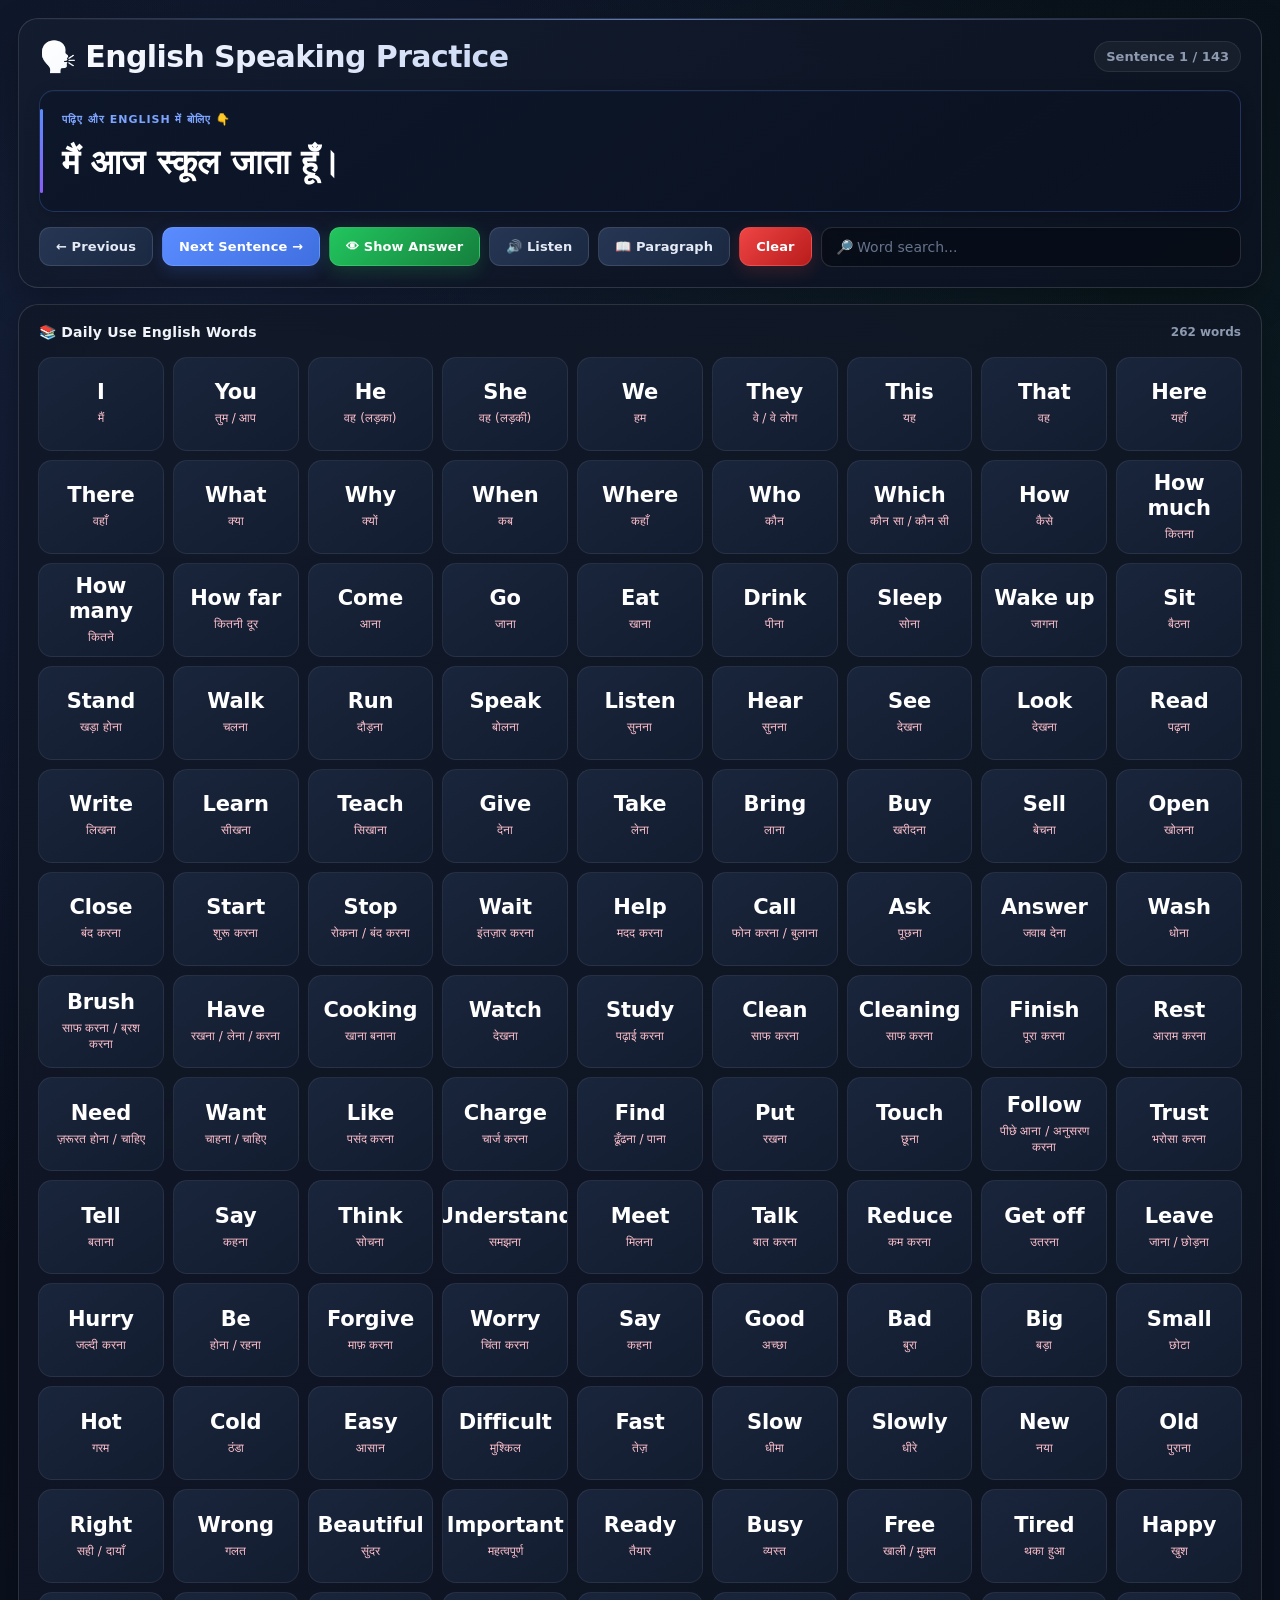
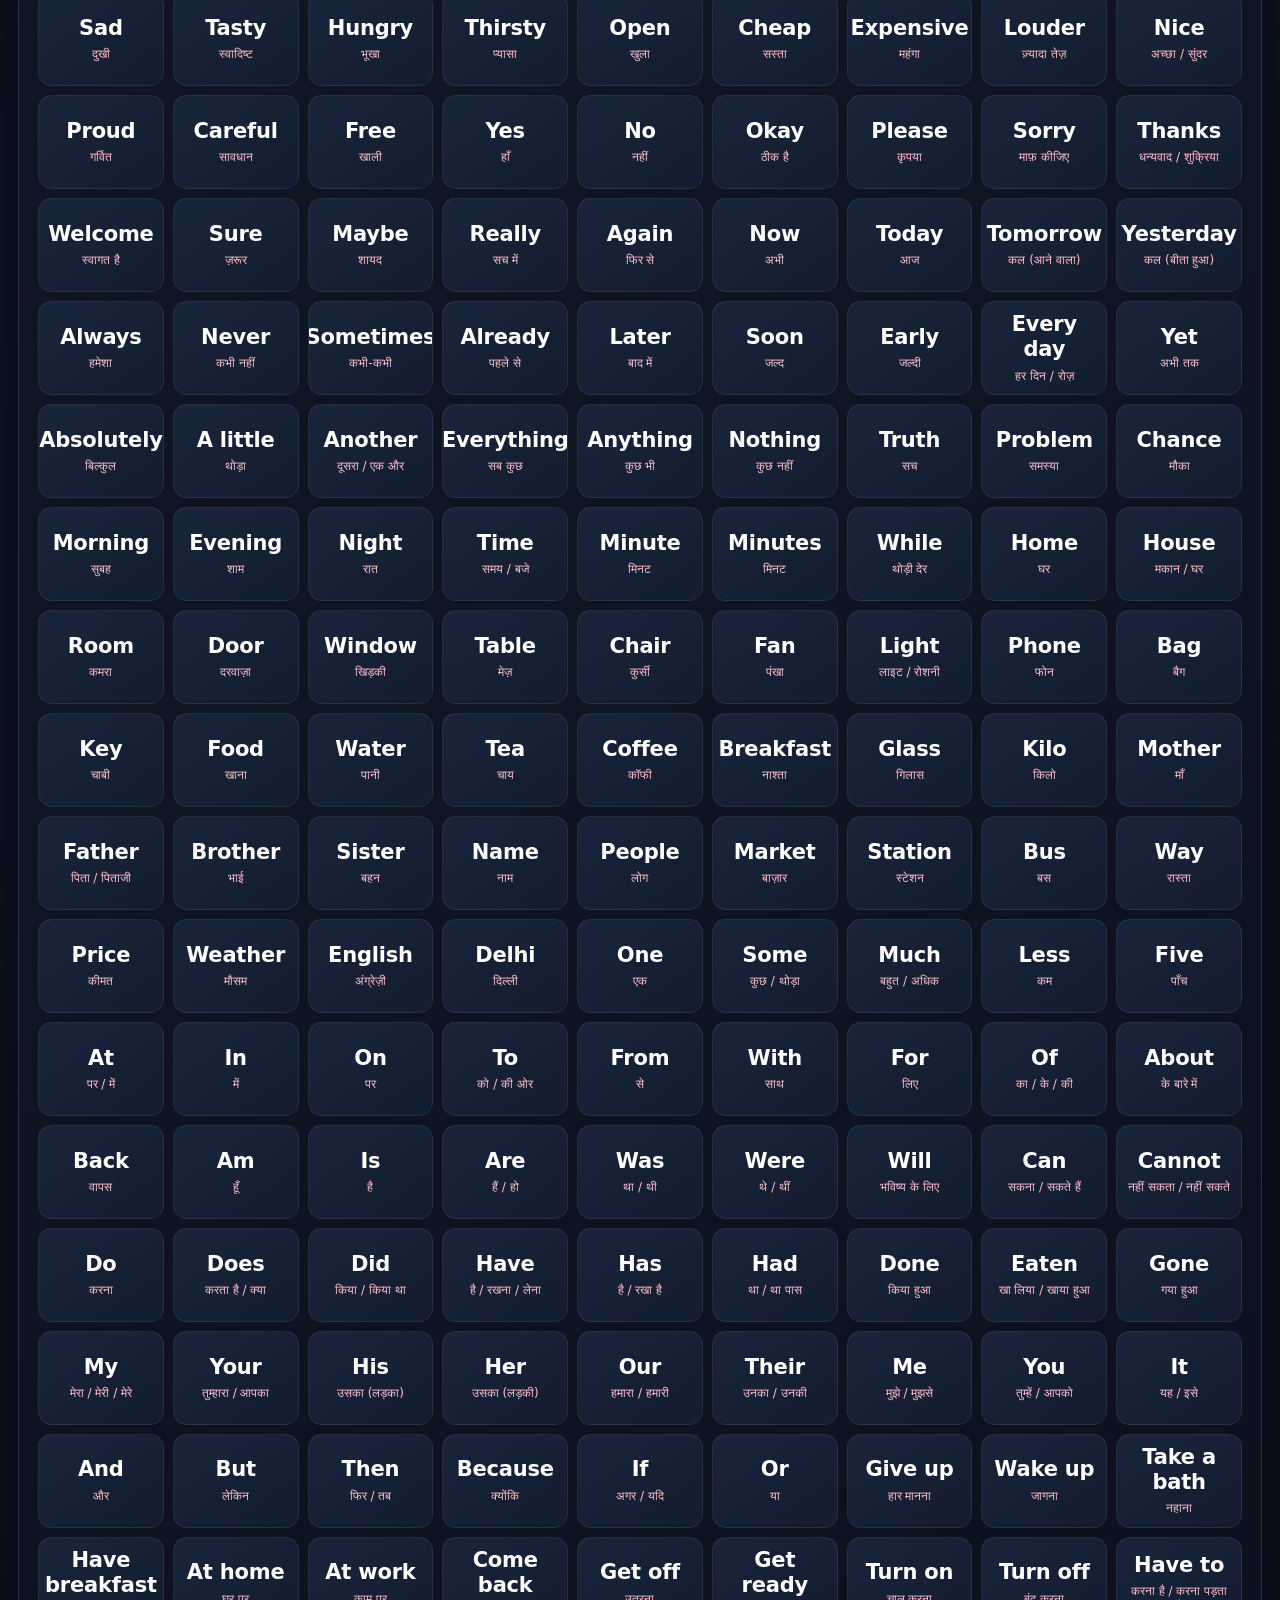
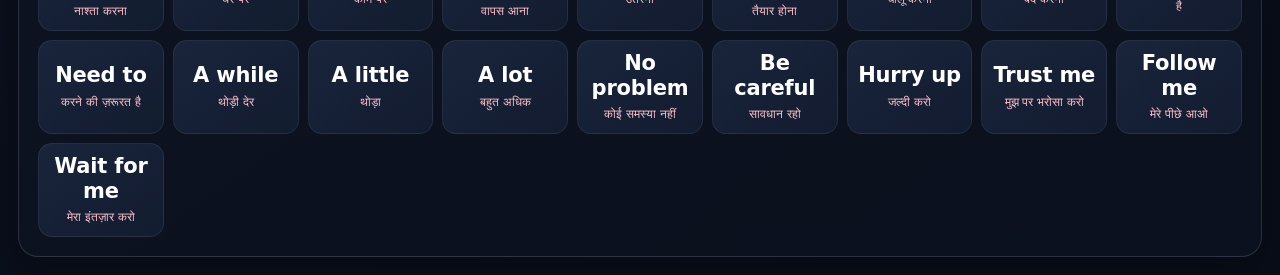
<file: Learn Eng/Normal Testt.html>
<!doctype html>
<html lang="hi">
  <head>
    <meta charset="UTF-8" />
    <meta name="viewport" content="width=device-width, initial-scale=1.0" />
    <title>English Speaking Practice</title>
    <link rel="stylesheet" href="style.css">
  </head>

  <body>
    <main class="app">
      <!-- =========================
         TOP SECTION
    ========================== -->

      <section class="top">
        <div class="title-row">
          <h1>🗣️ English Speaking Practice</h1>
          <div class="counter" id="counter">Sentence 1</div>
        </div>

        <div class="sentence-box">
          <div class="label">पढ़िए और English में बोलिए 👇</div>

          <div id="hindiSentence">मैं आज स्कूल जाता हूँ।</div>

          <div id="englishAnswer">I go to school today.</div>
        </div>

        <div class="controls">
          <button onclick="previousSentence()" class="secondary">
            ← Previous
          </button>

          <button onclick="nextSentence()">Next Sentence →</button>

          <button onclick="showAnswer()" class="green">👁 Show Answer</button>

          <button onclick="speakAnswer()" class="secondary">🔊 Listen</button>

          <button onclick="toggleParagraph()" class="secondary">
            📖 Paragraph
          </button>

          <button onclick="clearSelected()" class="red">Clear</button>

          <input
            id="search"
            type="search"
            placeholder="🔎 Word search..."
            oninput="searchWords()"
          />
        </div>
      </section>

      <!-- =========================
         WORD SECTION
    ========================== -->

      <section class="words-section">
        <div class="words-header">
          <strong> 📚 Daily Use English Words </strong>

          <span id="wordCount"> 0 words </span>
        </div>

        <div id="wordGrid"></div>
      </section>
    </main>

    <script>
      /*
      ==================================================
      JSON DATA
      ==================================================
      */

      const data = {
        daily_use_english_words: [
          { english: "I", hindi: "मैं" },
          { english: "You", hindi: "तुम / आप" },
          { english: "He", hindi: "वह (लड़का)" },
          { english: "She", hindi: "वह (लड़की)" },
          { english: "We", hindi: "हम" },
          { english: "They", hindi: "वे / वे लोग" },
          { english: "This", hindi: "यह" },
          { english: "That", hindi: "वह" },
          { english: "Here", hindi: "यहाँ" },
          { english: "There", hindi: "वहाँ" },

          { english: "What", hindi: "क्या" },
          { english: "Why", hindi: "क्यों" },
          { english: "When", hindi: "कब" },
          { english: "Where", hindi: "कहाँ" },
          { english: "Who", hindi: "कौन" },
          { english: "Which", hindi: "कौन सा / कौन सी" },
          { english: "How", hindi: "कैसे" },
          { english: "How much", hindi: "कितना" },
          { english: "How many", hindi: "कितने" },
          { english: "How far", hindi: "कितनी दूर" },

          { english: "Come", hindi: "आना" },
          { english: "Go", hindi: "जाना" },
          { english: "Eat", hindi: "खाना" },
          { english: "Drink", hindi: "पीना" },
          { english: "Sleep", hindi: "सोना" },
          { english: "Wake up", hindi: "जागना" },
          { english: "Sit", hindi: "बैठना" },
          { english: "Stand", hindi: "खड़ा होना" },
          { english: "Walk", hindi: "चलना" },
          { english: "Run", hindi: "दौड़ना" },
          { english: "Speak", hindi: "बोलना" },
          { english: "Listen", hindi: "सुनना" },
          { english: "Hear", hindi: "सुनना" },
          { english: "See", hindi: "देखना" },
          { english: "Look", hindi: "देखना" },
          { english: "Read", hindi: "पढ़ना" },
          { english: "Write", hindi: "लिखना" },
          { english: "Learn", hindi: "सीखना" },
          { english: "Teach", hindi: "सिखाना" },
          { english: "Give", hindi: "देना" },
          { english: "Take", hindi: "लेना" },
          { english: "Bring", hindi: "लाना" },
          { english: "Buy", hindi: "खरीदना" },
          { english: "Sell", hindi: "बेचना" },
          { english: "Open", hindi: "खोलना" },
          { english: "Close", hindi: "बंद करना" },
          { english: "Start", hindi: "शुरू करना" },
          { english: "Stop", hindi: "रोकना / बंद करना" },
          { english: "Wait", hindi: "इंतज़ार करना" },
          { english: "Help", hindi: "मदद करना" },
          { english: "Call", hindi: "फोन करना / बुलाना" },
          { english: "Ask", hindi: "पूछना" },
          { english: "Answer", hindi: "जवाब देना" },
          { english: "Wash", hindi: "धोना" },
          { english: "Brush", hindi: "साफ करना / ब्रश करना" },
          { english: "Have", hindi: "रखना / लेना / करना" },
          { english: "Cooking", hindi: "खाना बनाना" },
          { english: "Watch", hindi: "देखना" },
          { english: "Study", hindi: "पढ़ाई करना" },
          { english: "Clean", hindi: "साफ करना" },
          { english: "Cleaning", hindi: "साफ करना" },
          { english: "Finish", hindi: "पूरा करना" },
          { english: "Rest", hindi: "आराम करना" },
          { english: "Need", hindi: "ज़रूरत होना / चाहिए" },
          { english: "Want", hindi: "चाहना / चाहिए" },
          { english: "Like", hindi: "पसंद करना" },
          { english: "Charge", hindi: "चार्ज करना" },
          { english: "Find", hindi: "ढूँढना / पाना" },
          { english: "Put", hindi: "रखना" },
          { english: "Touch", hindi: "छूना" },
          { english: "Follow", hindi: "पीछे आना / अनुसरण करना" },
          { english: "Trust", hindi: "भरोसा करना" },
          { english: "Tell", hindi: "बताना" },
          { english: "Say", hindi: "कहना" },
          { english: "Think", hindi: "सोचना" },
          { english: "Understand", hindi: "समझना" },
          { english: "Meet", hindi: "मिलना" },
          { english: "Talk", hindi: "बात करना" },
          { english: "Reduce", hindi: "कम करना" },
          { english: "Get off", hindi: "उतरना" },
          { english: "Leave", hindi: "जाना / छोड़ना" },
          { english: "Hurry", hindi: "जल्दी करना" },
          { english: "Be", hindi: "होना / रहना" },
          { english: "Forgive", hindi: "माफ़ करना" },
          { english: "Worry", hindi: "चिंता करना" },
          { english: "Say", hindi: "कहना" },

          { english: "Good", hindi: "अच्छा" },
          { english: "Bad", hindi: "बुरा" },
          { english: "Big", hindi: "बड़ा" },
          { english: "Small", hindi: "छोटा" },
          { english: "Hot", hindi: "गरम" },
          { english: "Cold", hindi: "ठंडा" },
          { english: "Easy", hindi: "आसान" },
          { english: "Difficult", hindi: "मुश्किल" },
          { english: "Fast", hindi: "तेज़" },
          { english: "Slow", hindi: "धीमा" },
          { english: "Slowly", hindi: "धीरे" },
          { english: "New", hindi: "नया" },
          { english: "Old", hindi: "पुराना" },
          { english: "Right", hindi: "सही / दायाँ" },
          { english: "Wrong", hindi: "गलत" },
          { english: "Beautiful", hindi: "सुंदर" },
          { english: "Important", hindi: "महत्वपूर्ण" },
          { english: "Ready", hindi: "तैयार" },
          { english: "Busy", hindi: "व्यस्त" },
          { english: "Free", hindi: "खाली / मुक्त" },
          { english: "Tired", hindi: "थका हुआ" },
          { english: "Happy", hindi: "खुश" },
          { english: "Sad", hindi: "दुखी" },
          { english: "Tasty", hindi: "स्वादिष्ट" },
          { english: "Hungry", hindi: "भूखा" },
          { english: "Thirsty", hindi: "प्यासा" },
          { english: "Open", hindi: "खुला" },
          { english: "Cheap", hindi: "सस्ता" },
          { english: "Expensive", hindi: "महंगा" },
          { english: "Louder", hindi: "ज़्यादा तेज़" },
          { english: "Nice", hindi: "अच्छा / सुंदर" },
          { english: "Proud", hindi: "गर्वित" },
          { english: "Careful", hindi: "सावधान" },
          { english: "Free", hindi: "खाली" },

          { english: "Yes", hindi: "हाँ" },
          { english: "No", hindi: "नहीं" },
          { english: "Okay", hindi: "ठीक है" },
          { english: "Please", hindi: "कृपया" },
          { english: "Sorry", hindi: "माफ़ कीजिए" },
          { english: "Thanks", hindi: "धन्यवाद / शुक्रिया" },
          { english: "Welcome", hindi: "स्वागत है" },
          { english: "Sure", hindi: "ज़रूर" },
          { english: "Maybe", hindi: "शायद" },
          { english: "Really", hindi: "सच में" },
          { english: "Again", hindi: "फिर से" },
          { english: "Now", hindi: "अभी" },
          { english: "Today", hindi: "आज" },
          { english: "Tomorrow", hindi: "कल (आने वाला)" },
          { english: "Yesterday", hindi: "कल (बीता हुआ)" },
          { english: "Always", hindi: "हमेशा" },
          { english: "Never", hindi: "कभी नहीं" },
          { english: "Sometimes", hindi: "कभी-कभी" },
          { english: "Already", hindi: "पहले से" },
          { english: "Later", hindi: "बाद में" },
          { english: "Soon", hindi: "जल्द" },
          { english: "Early", hindi: "जल्दी" },
          { english: "Every day", hindi: "हर दिन / रोज़" },
          { english: "Yet", hindi: "अभी तक" },
          { english: "Absolutely", hindi: "बिल्कुल" },
          { english: "A little", hindi: "थोड़ा" },
          { english: "Another", hindi: "दूसरा / एक और" },
          { english: "Everything", hindi: "सब कुछ" },
          { english: "Anything", hindi: "कुछ भी" },
          { english: "Nothing", hindi: "कुछ नहीं" },
          { english: "Truth", hindi: "सच" },
          { english: "Problem", hindi: "समस्या" },
          { english: "Chance", hindi: "मौका" },

          { english: "Morning", hindi: "सुबह" },
          { english: "Evening", hindi: "शाम" },
          { english: "Night", hindi: "रात" },
          { english: "Time", hindi: "समय / बजे" },
          { english: "Minute", hindi: "मिनट" },
          { english: "Minutes", hindi: "मिनट" },
          { english: "While", hindi: "थोड़ी देर" },

          { english: "Home", hindi: "घर" },
          { english: "House", hindi: "मकान / घर" },
          { english: "Room", hindi: "कमरा" },
          { english: "Door", hindi: "दरवाज़ा" },
          { english: "Window", hindi: "खिड़की" },
          { english: "Table", hindi: "मेज़" },
          { english: "Chair", hindi: "कुर्सी" },
          { english: "Fan", hindi: "पंखा" },
          { english: "Light", hindi: "लाइट / रोशनी" },
          { english: "Phone", hindi: "फोन" },
          { english: "Bag", hindi: "बैग" },
          { english: "Key", hindi: "चाबी" },

          { english: "Food", hindi: "खाना" },
          { english: "Water", hindi: "पानी" },
          { english: "Tea", hindi: "चाय" },
          { english: "Coffee", hindi: "कॉफी" },
          { english: "Breakfast", hindi: "नाश्ता" },
          { english: "Glass", hindi: "गिलास" },
          { english: "Kilo", hindi: "किलो" },

          { english: "Mother", hindi: "माँ" },
          { english: "Father", hindi: "पिता / पिताजी" },
          { english: "Brother", hindi: "भाई" },
          { english: "Sister", hindi: "बहन" },
          { english: "Name", hindi: "नाम" },
          { english: "People", hindi: "लोग" },

          { english: "Market", hindi: "बाज़ार" },
          { english: "Station", hindi: "स्टेशन" },
          { english: "Bus", hindi: "बस" },
          { english: "Way", hindi: "रास्ता" },
          { english: "Price", hindi: "कीमत" },

          { english: "Weather", hindi: "मौसम" },
          { english: "English", hindi: "अंग्रेज़ी" },
          { english: "Delhi", hindi: "दिल्ली" },

          { english: "One", hindi: "एक" },
          { english: "Some", hindi: "कुछ / थोड़ा" },
          { english: "Much", hindi: "बहुत / अधिक" },
          { english: "Less", hindi: "कम" },
          { english: "Five", hindi: "पाँच" },

          { english: "At", hindi: "पर / में" },
          { english: "In", hindi: "में" },
          { english: "On", hindi: "पर" },
          { english: "To", hindi: "को / की ओर" },
          { english: "From", hindi: "से" },
          { english: "With", hindi: "साथ" },
          { english: "For", hindi: "लिए" },
          { english: "Of", hindi: "का / के / की" },
          { english: "About", hindi: "के बारे में" },
          { english: "Back", hindi: "वापस" },

          { english: "Am", hindi: "हूँ" },
          { english: "Is", hindi: "है" },
          { english: "Are", hindi: "हैं / हो" },
          { english: "Was", hindi: "था / थी" },
          { english: "Were", hindi: "थे / थीं" },
          { english: "Will", hindi: "भविष्य के लिए" },
          { english: "Can", hindi: "सकना / सकते हैं" },
          { english: "Cannot", hindi: "नहीं सकता / नहीं सकते" },
          { english: "Do", hindi: "करना" },
          { english: "Does", hindi: "करता है / क्या" },
          { english: "Did", hindi: "किया / किया था" },
          { english: "Have", hindi: "है / रखना / लेना" },
          { english: "Has", hindi: "है / रखा है" },
          { english: "Had", hindi: "था / था पास" },
          { english: "Done", hindi: "किया हुआ" },
          { english: "Eaten", hindi: "खा लिया / खाया हुआ" },
          { english: "Gone", hindi: "गया हुआ" },

          { english: "My", hindi: "मेरा / मेरी / मेरे" },
          { english: "Your", hindi: "तुम्हारा / आपका" },
          { english: "His", hindi: "उसका (लड़का)" },
          { english: "Her", hindi: "उसका (लड़की)" },
          { english: "Our", hindi: "हमारा / हमारी" },
          { english: "Their", hindi: "उनका / उनकी" },
          { english: "Me", hindi: "मुझे / मुझसे" },
          { english: "You", hindi: "तुम्हें / आपको" },
          { english: "It", hindi: "यह / इसे" },

          { english: "And", hindi: "और" },
          { english: "But", hindi: "लेकिन" },
          { english: "Then", hindi: "फिर / तब" },
          { english: "Because", hindi: "क्योंकि" },
          { english: "If", hindi: "अगर / यदि" },
          { english: "Or", hindi: "या" },

          { english: "Give up", hindi: "हार मानना" },
          { english: "Wake up", hindi: "जागना" },
          { english: "Take a bath", hindi: "नहाना" },
          { english: "Have breakfast", hindi: "नाश्ता करना" },
          { english: "At home", hindi: "घर पर" },
          { english: "At work", hindi: "काम पर" },
          { english: "Come back", hindi: "वापस आना" },
          { english: "Get off", hindi: "उतरना" },
          { english: "Get ready", hindi: "तैयार होना" },
          { english: "Turn on", hindi: "चालू करना" },
          { english: "Turn off", hindi: "बंद करना" },
          { english: "Have to", hindi: "करना है / करना पड़ता है" },
          { english: "Need to", hindi: "करने की ज़रूरत है" },
          { english: "A while", hindi: "थोड़ी देर" },
          { english: "A little", hindi: "थोड़ा" },
          { english: "A lot", hindi: "बहुत अधिक" },
          { english: "No problem", hindi: "कोई समस्या नहीं" },
          { english: "Be careful", hindi: "सावधान रहो" },
          { english: "Hurry up", hindi: "जल्दी करो" },
          { english: "Trust me", hindi: "मुझ पर भरोसा करो" },
          { english: "Follow me", hindi: "मेरे पीछे आओ" },
          { english: "Wait for me", hindi: "मेरा इंतज़ार करो" },
        ],
      };

      /*
      ==================================================
      PRACTICE SENTENCES
      ==================================================
  
      इन sentences में उन्हीं vocabulary words
      का इस्तेमाल किया गया है।
      */

      const sentences = [
        {
          hindi: "मैं आज स्कूल जाता हूँ।",
          english:
            "I go to school today. — go = जाना, school = स्कूल, today = आज",
        },
        {
          hindi: "तुम अभी कहाँ जा रहे हो?",
          english:
            "Where are you going now? — where = कहाँ, going = जा रहे, now = अभी",
        },
        {
          hindi: "वह लड़का बहुत खुश है।",
          english: "He is very happy. — he = वह, very = बहुत, happy = खुश",
        },
        {
          hindi: "वह लड़की एक किताब पढ़ती है।",
          english:
            "She reads a book. — she = वह, reads = पढ़ती है, book = किताब",
        },
        {
          hindi: "हम यहाँ इंतज़ार कर रहे हैं।",
          english:
            "We are waiting here. — we = हम, waiting = इंतज़ार कर रहे, here = यहाँ",
        },
        {
          hindi: "वे लोग वहाँ खड़े हैं।",
          english:
            "They are standing there. — they = वे, standing = खड़े हैं, there = वहाँ",
        },
        {
          hindi: "यह बहुत आसान है।",
          english: "This is very easy. — this = यह, very = बहुत, easy = आसान",
        },
        {
          hindi: "वह बहुत सुंदर है।",
          english:
            "That is very beautiful. — that = वह, very = बहुत, beautiful = सुंदर",
        },
        {
          hindi: "तुम क्या खाना चाहते हो?",
          english:
            "What do you want to eat? — what = क्या, want = चाहते, eat = खाना",
        },
        {
          hindi: "तुम यहाँ क्यों आए?",
          english:
            "Why did you come here? — why = क्यों, come = आना, here = यहाँ",
        },
        {
          hindi: "तुम कब आओगे?",
          english:
            "When will you come? — when = कब, will = भविष्य के लिए, come = आना",
        },
        {
          hindi: "कौन मेरी मदद करेगा?",
          english: "Who will help me? — who = कौन, help = मदद करना, me = मुझे",
        },
        {
          hindi: "तुम कैसे सीखते हो?",
          english: "How do you learn? — how = कैसे, learn = सीखना, do = करना",
        },
        {
          hindi: "कृपया यहाँ बैठो।",
          english:
            "Please sit here. — please = कृपया, sit = बैठना, here = यहाँ",
        },
        {
          hindi: "दरवाज़ा खोलो और फिर बंद करो।",
          english:
            "Open the door and then close it. — open = खोलना, door = दरवाज़ा, close = बंद करना",
        },
        {
          hindi: "कृपया मेरी बात सुनो।",
          english:
            "Please listen to me. — listen = सुनना, me = मुझे, please = कृपया",
        },
        {
          hindi: "मुझे पानी दो।",
          english: "Give me water. — give = देना, me = मुझे, water = पानी",
        },
        {
          hindi: "यह किताब ले लो।",
          english: "Take this book. — take = लेना, this = यह, book = किताब",
        },
        {
          hindi: "मैं English सीखना चाहता हूँ।",
          english:
            "I want to learn English. — want = चाहना, learn = सीखना, English = अंग्रेज़ी",
        },
        {
          hindi: "क्या तुम मेरी मदद कर सकते हो?",
          english:
            "Can you help me? — can = सकता/सकते, help = मदद करना, me = मुझे",
        },
        {
          hindi: "अभी शुरू करो और बाद में मत रुको।",
          english:
            "Start now and do not stop later. — start = शुरू करना, now = अभी, stop = रुकना",
        },
        {
          hindi: "मैं बहुत थका हुआ हूँ।",
          english: "I am very tired. — very = बहुत, tired = थका हुआ, am = हूँ",
        },
        {
          hindi: "क्या तुम तैयार हो?",
          english: "Are you ready? — ready = तैयार, are = हो, you = तुम",
        },
        {
          hindi: "मैं आज व्यस्त हूँ।",
          english: "I am busy today. — busy = व्यस्त, today = आज, am = हूँ",
        },
        {
          hindi: "शायद मैं कल आऊँगा।",
          english:
            "Maybe I will come tomorrow. — maybe = शायद, tomorrow = कल, come = आना",
        },
        {
          hindi: "मैं हमेशा English सीखता हूँ।",
          english:
            "I always learn English. — always = हमेशा, learn = सीखना, English = अंग्रेज़ी",
        },
        {
          hindi: "मैं कभी हार नहीं मानता।",
          english: "I never give up. — never = कभी नहीं, give up = हार मानना",
        },
        {
          hindi: "कभी-कभी मैं धीरे बोलता हूँ।",
          english:
            "Sometimes I speak slowly. — sometimes = कभी-कभी, speak = बोलना, slowly = धीरे",
        },
        {
          hindi: "क्या तुमने यह पहले से किया है?",
          english:
            "Have you already done this? — already = पहले ही, done = किया, this = यह",
        },
        {
          hindi: "फिर से बोलो, कृपया।",
          english:
            "Please speak again. — speak = बोलना, again = फिर से, please = कृपया",
        },

        // Daily Basic English
        {
          hindi: "मैं सुबह जल्दी उठता हूँ।",
          english:
            "I wake up early in the morning. — wake up = जागना, early = जल्दी, morning = सुबह",
        },
        {
          hindi: "मैं अपना चेहरा धोता हूँ।",
          english: "I wash my face. — wash = धोना, face = चेहरा, my = मेरा",
        },
        {
          hindi: "मैं अपने दाँत साफ करता हूँ।",
          english:
            "I brush my teeth. — brush = साफ करना, teeth = दाँत, my = मेरे",
        },
        {
          hindi: "मैं रोज़ नहाता हूँ।",
          english:
            "I take a bath every day. — take a bath = नहाना, every day = रोज़",
        },
        {
          hindi: "मैं नाश्ता करता हूँ।",
          english: "I have breakfast. — have = करना/लेना, breakfast = नाश्ता",
        },
        {
          hindi: "मुझे चाय पसंद है।",
          english: "I like tea. — like = पसंद करना, tea = चाय",
        },
        {
          hindi: "मुझे कॉफी पसंद नहीं है।",
          english:
            "I do not like coffee. — do not = नहीं, like = पसंद करना, coffee = कॉफी",
        },
        {
          hindi: "मैं अभी घर पर हूँ।",
          english: "I am at home now. — at home = घर पर, now = अभी, am = हूँ",
        },
        {
          hindi: "मेरी माँ खाना बना रही हैं।",
          english:
            "My mother is cooking food. — mother = माँ, cooking = खाना बना रही, food = खाना",
        },
        {
          hindi: "पिताजी काम पर गए हैं।",
          english:
            "My father has gone to work. — father = पिता, gone = गए हैं, work = काम",
        },
        {
          hindi: "मेरा भाई टीवी देख रहा है।",
          english:
            "My brother is watching TV. — brother = भाई, watching = देख रहा, TV = टेलीविजन",
        },
        {
          hindi: "मेरी बहन पढ़ रही है।",
          english:
            "My sister is studying. — sister = बहन, studying = पढ़ रही है",
        },
        {
          hindi: "मैं अपना कमरा साफ कर रहा हूँ।",
          english:
            "I am cleaning my room. — cleaning = साफ करना, room = कमरा, my = मेरा",
        },
        {
          hindi: "मुझे अपना काम पूरा करना है।",
          english:
            "I have to finish my work. — have to = करना है, finish = पूरा करना, work = काम",
        },
        {
          hindi: "मुझे थोड़ी देर आराम करना है।",
          english:
            "I need to rest for a while. — need = ज़रूरत होना, rest = आराम करना, while = थोड़ी देर",
        },
        {
          hindi: "मैं अभी खाना खा रहा हूँ।",
          english:
            "I am eating food now. — eating = खा रहा, food = खाना, now = अभी",
        },
        {
          hindi: "खाना बहुत स्वादिष्ट है।",
          english:
            "The food is very tasty. — food = खाना, very = बहुत, tasty = स्वादिष्ट",
        },
        {
          hindi: "मुझे भूख लगी है।",
          english: "I am hungry. — hungry = भूखा, am = हूँ",
        },
        {
          hindi: "मुझे प्यास लगी है।",
          english: "I am thirsty. — thirsty = प्यासा, am = हूँ",
        },
        {
          hindi: "मुझे एक गिलास पानी चाहिए।",
          english:
            "I need a glass of water. — need = चाहिए, glass = गिलास, water = पानी",
        },
        {
          hindi: "कृपया मुझे थोड़ा पानी दो।",
          english:
            "Please give me some water. — please = कृपया, give = देना, some = थोड़ा, water = पानी",
        },
        {
          hindi: "यह खाना बहुत गर्म है।",
          english:
            "This food is very hot. — food = खाना, hot = गर्म, very = बहुत",
        },
        {
          hindi: "खाना अभी तैयार नहीं है।",
          english:
            "The food is not ready yet. — ready = तैयार, not = नहीं, yet = अभी तक",
        },
        {
          hindi: "मुझे यह खाना अच्छा लगता है।",
          english:
            "I like this food. — like = पसंद करना, this = यह, food = खाना",
        },
        {
          hindi: "क्या तुमने खाना खा लिया?",
          english:
            "Have you eaten your food? — eaten = खा लिया, your = तुम्हारा, food = खाना",
        },

        // Home
        {
          hindi: "घर में कौन है?",
          english: "Who is at home? — who = कौन, home = घर, at = पर",
        },
        {
          hindi: "दरवाज़ा खुला है।",
          english: "The door is open. — door = दरवाज़ा, open = खुला",
        },
        {
          hindi: "दरवाज़ा बंद कर दो।",
          english: "Close the door. — close = बंद करना, door = दरवाज़ा",
        },
        {
          hindi: "लाइट बंद कर दो।",
          english: "Turn off the light. — turn off = बंद करना, light = लाइट",
        },
        {
          hindi: "लाइट चालू कर दो।",
          english: "Turn on the light. — turn on = चालू करना, light = लाइट",
        },
        {
          hindi: "पंखा चालू है।",
          english: "The fan is on. — fan = पंखा, on = चालू",
        },
        {
          hindi: "खिड़की खोल दो।",
          english: "Open the window. — open = खोलना, window = खिड़की",
        },
        {
          hindi: "कृपया यहाँ मत बैठो।",
          english:
            "Please do not sit here. — please = कृपया, do not = मत/नहीं, sit = बैठना",
        },
        {
          hindi: "मेरा फोन कहाँ है?",
          english: "Where is my phone? — where = कहाँ, phone = फोन, my = मेरा",
        },
        {
          hindi: "मेरा बैग टेबल पर है।",
          english: "My bag is on the table. — bag = बैग, table = मेज़, on = पर",
        },
        {
          hindi: "मेरी चाबी नहीं मिल रही है।",
          english:
            "I cannot find my key. — cannot = नहीं सकता, find = ढूँढना, key = चाबी",
        },
        {
          hindi: "मुझे अपना फोन चार्ज करना है।",
          english:
            "I need to charge my phone. — need = ज़रूरत, charge = चार्ज करना, phone = फोन",
        },

        // Conversation
        {
          hindi: "तुम कैसे हो?",
          english: "How are you? — how = कैसे, are = हो, you = तुम",
        },
        {
          hindi: "मैं ठीक हूँ।",
          english: "I am fine. — fine = ठीक, am = हूँ",
        },
        {
          hindi: "तुम्हारा नाम क्या है?",
          english:
            "What is your name? — what = क्या, name = नाम, your = तुम्हारा",
        },
        {
          hindi: "मेरा नाम राहुल है।",
          english: "My name is Rahul. — my = मेरा, name = नाम",
        },
        {
          hindi: "तुम कहाँ रहते हो?",
          english: "Where do you live? — where = कहाँ, live = रहना",
        },
        {
          hindi: "मैं दिल्ली में रहता हूँ।",
          english: "I live in Delhi. — live = रहना, in = में",
        },
        {
          hindi: "तुम क्या कर रहे हो?",
          english:
            "What are you doing? — what = क्या, doing = कर रहे, are = हो",
        },
        {
          hindi: "मैं पढ़ाई कर रहा हूँ।",
          english: "I am studying. — studying = पढ़ाई करना, am = हूँ",
        },
        {
          hindi: "तुम कहाँ जा रहे हो?",
          english: "Where are you going? — where = कहाँ, going = जा रहे",
        },
        {
          hindi: "मैं बाजार जा रहा हूँ।",
          english: "I am going to the market. — going = जा रहा, market = बाजार",
        },
        {
          hindi: "तुम कब वापस आओगे?",
          english: "When will you come back? — when = कब, come back = वापस आना",
        },
        {
          hindi: "मैं शाम को वापस आऊँगा।",
          english:
            "I will come back in the evening. — will = भविष्य, come back = वापस आना, evening = शाम",
        },
        {
          hindi: "मुझसे फिर बात करना।",
          english:
            "Talk to me again. — talk = बात करना, me = मुझसे, again = फिर से",
        },
        {
          hindi: "मुझे समझ नहीं आया।",
          english:
            "I did not understand. — understand = समझना, did not = नहीं किया",
        },
        {
          hindi: "कृपया धीरे बोलो।",
          english:
            "Please speak slowly. — please = कृपया, speak = बोलना, slowly = धीरे",
        },
        {
          hindi: "थोड़ा तेज बोलो।",
          english:
            "Speak a little louder. — speak = बोलना, little = थोड़ा, louder = तेज",
        },
        {
          hindi: "एक बार फिर बोलो।",
          english: "Say it again. — say = कहना, again = फिर से, it = इसे",
        },
        {
          hindi: "मुझे पता नहीं है।",
          english: "I do not know. — know = जानना, do not = नहीं",
        },
        {
          hindi: "मुझे लगता है कि तुम सही हो।",
          english: "I think you are right. — think = सोचना, right = सही",
        },
        {
          hindi: "तुम बिल्कुल सही हो।",
          english:
            "You are absolutely right. — absolutely = बिल्कुल, right = सही",
        },

        // Shopping
        {
          hindi: "यह कितने का है?",
          english: "How much is this? — how much = कितना, this = यह",
        },
        {
          hindi: "मुझे यह चाहिए।",
          english: "I want this. — want = चाहिए/चाहना, this = यह",
        },
        {
          hindi: "मुझे यह नहीं चाहिए।",
          english:
            "I do not want this. — do not = नहीं, want = चाहिए, this = यह",
        },
        {
          hindi: "क्या आपके पास दूसरा है?",
          english:
            "Do you have another one? — another = दूसरा, have = पास होना, one = एक",
        },
        {
          hindi: "क्या यह सस्ता है?",
          english: "Is this cheap? — cheap = सस्ता, this = यह",
        },
        {
          hindi: "यह बहुत महंगा है।",
          english: "This is very expensive. — expensive = महंगा, very = बहुत",
        },
        {
          hindi: "मुझे थोड़ा कम चाहिए।",
          english:
            "I want a little less. — little = थोड़ा, less = कम, want = चाहिए",
        },
        {
          hindi: "क्या आप इसे कम कर सकते हैं?",
          english:
            "Can you reduce the price? — reduce = कम करना, price = कीमत, can = सकते",
        },
        {
          hindi: "मुझे एक किलो चाहिए।",
          english: "I need one kilo. — need = चाहिए, one = एक, kilo = किलो",
        },

        // Travel
        {
          hindi: "बस कहाँ मिलेगी?",
          english:
            "Where can I find the bus? — where = कहाँ, find = मिलना/ढूँढना, bus = बस",
        },
        {
          hindi: "स्टेशन कितनी दूर है?",
          english:
            "How far is the station? — how far = कितनी दूर, station = स्टेशन",
        },
        {
          hindi: "मुझे स्टेशन जाना है।",
          english:
            "I need to go to the station. — need = ज़रूरत, go = जाना, station = स्टेशन",
        },
        {
          hindi: "क्या यह बस दिल्ली जाती है?",
          english:
            "Does this bus go to Delhi? — does = क्या, bus = बस, go = जाना",
        },
        {
          hindi: "मुझे यहाँ उतरना है।",
          english:
            "I need to get off here. — get off = उतरना, here = यहाँ, need = ज़रूरत",
        },
        {
          hindi: "कृपया मुझे रास्ता बताओ।",
          english:
            "Please tell me the way. — tell = बताना, way = रास्ता, please = कृपया",
        },
        {
          hindi: "मुझे रास्ता नहीं पता।",
          english:
            "I do not know the way. — know = पता होना, way = रास्ता, do not = नहीं",
        },

        // Time & Daily Routine
        {
          hindi: "अभी कितने बजे हैं?",
          english: "What time is it now? — what time = कितने बजे, now = अभी",
        },
        {
          hindi: "अभी सुबह है।",
          english: "It is morning now. — morning = सुबह, now = अभी",
        },
        {
          hindi: "मैं कल तुमसे मिलूँगा।",
          english:
            "I will meet you tomorrow. — meet = मिलना, tomorrow = कल, will = भविष्य",
        },
        {
          hindi: "मैं आज बहुत व्यस्त हूँ।",
          english:
            "I am very busy today. — busy = व्यस्त, today = आज, very = बहुत",
        },
        {
          hindi: "मैं कल खाली रहूँगा।",
          english:
            "I will be free tomorrow. — free = खाली, tomorrow = कल, will = भविष्य",
        },
        {
          hindi: "मुझे अभी जाना है।",
          english:
            "I have to go now. — have to = करना है, go = जाना, now = अभी",
        },
        {
          hindi: "थोड़ी देर रुको।",
          english: "Wait for a while. — wait = इंतज़ार करना, while = थोड़ी देर",
        },
        {
          hindi: "मुझे पाँच मिनट दो।",
          english: "Give me five minutes. — give = देना, minutes = मिनट",
        },
        {
          hindi: "मैं जल्द वापस आऊँगा।",
          english:
            "I will be back soon. — soon = जल्द, back = वापस, will = भविष्य",
        },
        {
          hindi: "आज मौसम अच्छा है।",
          english:
            "The weather is nice today. — weather = मौसम, nice = अच्छा, today = आज",
        },

        // Common Useful Sentences
        {
          hindi: "कोई बात नहीं।",
          english: "No problem. — no = नहीं, problem = समस्या",
        },
        {
          hindi: "बहुत अच्छा।",
          english: "Very good. — very = बहुत, good = अच्छा",
        },
        {
          hindi: "यह ठीक है।",
          english: "It is okay. — okay = ठीक, it = यह",
        },
        {
          hindi: "मुझे माफ़ करो।",
          english: "Forgive me. — forgive = माफ़ करना, me = मुझे",
        },
        {
          hindi: "कोई चिंता नहीं।",
          english: "Do not worry. — worry = चिंता करना, do not = मत/नहीं",
        },
        {
          hindi: "मेरा इंतज़ार करो।",
          english: "Wait for me. — wait = इंतज़ार करना, me = मेरा/मेरे लिए",
        },
        {
          hindi: "मेरे साथ आओ।",
          english: "Come with me. — come = आना, with = साथ, me = मेरे",
        },
        {
          hindi: "मेरे पीछे आओ।",
          english: "Follow me. — follow = पीछे आना, me = मुझे",
        },
        {
          hindi: "इसे मत छुओ।",
          english: "Do not touch it. — touch = छूना, do not = मत, it = इसे",
        },
        {
          hindi: "इसे यहाँ रखो।",
          english: "Put it here. — put = रखना, here = यहाँ, it = इसे",
        },
        {
          hindi: "इसे वहाँ रखो।",
          english: "Put it there. — put = रखना, there = वहाँ, it = इसे",
        },
        {
          hindi: "मुझे एक मौका दो।",
          english: "Give me a chance. — give = देना, chance = मौका, me = मुझे",
        },
        {
          hindi: "मुझ पर भरोसा करो।",
          english: "Trust me. — trust = भरोसा करना, me = मुझ पर",
        },
        {
          hindi: "मुझे सच बताओ।",
          english: "Tell me the truth. — tell = बताना, truth = सच, me = मुझे",
        },
        {
          hindi: "झूठ मत बोलो।",
          english:
            "Do not tell a lie. — do not = मत, tell = बोलना/कहना, lie = झूठ",
        },
        {
          hindi: "जल्दी करो।",
          english: "Hurry up. — hurry = जल्दी करना, up = यहाँ जोर देने के लिए",
        },
        {
          hindi: "धीरे चलो।",
          english: "Walk slowly. — walk = चलना, slowly = धीरे",
        },
        {
          hindi: "सावधान रहो।",
          english: "Be careful. — be = रहो, careful = सावधान",
        },
        {
          hindi: "मुझे तुम्हारी मदद चाहिए।",
          english:
            "I need your help. — need = ज़रूरत, your = तुम्हारी, help = मदद",
        },
        {
          hindi: "मैं तुम्हें बाद में फोन करूँगा।",
          english:
            "I will call you later. — call = फोन करना, later = बाद में, will = भविष्य",
        },
        {
          hindi: "मुझे अभी जाना है।",
          english:
            "I have to leave now. — have to = करना है, leave = जाना/छोड़ना, now = अभी",
        },
        {
          hindi: "क्या तुम मुझे सुन सकते हो?",
          english: "Can you hear me? — hear = सुनना, can = सकते, me = मुझे",
        },
        {
          hindi: "क्या तुम मुझे देख सकते हो?",
          english: "Can you see me? — see = देखना, can = सकते, me = मुझे",
        },
        {
          hindi: "मुझे यह पसंद है।",
          english: "I like this. — like = पसंद करना, this = यह",
        },
        {
          hindi: "मुझे यह पसंद नहीं है।",
          english:
            "I do not like this. — do not = नहीं, like = पसंद करना, this = यह",
        },
        {
          hindi: "मैं तुम्हारे लिए खुश हूँ।",
          english: "I am happy for you. — happy = खुश, for = लिए, you = तुम",
        },
        {
          hindi: "मुझे तुम पर गर्व है।",
          english: "I am proud of you. — proud = गर्व, of = पर, you = तुम",
        },
        {
          hindi: "सब कुछ ठीक है।",
          english: "Everything is fine. — everything = सब कुछ, fine = ठीक",
        },
        {
          hindi: "मुझे कुछ नहीं चाहिए।",
          english:
            "I do not need anything. — need = ज़रूरत, anything = कुछ भी, do not = नहीं",
        },
        {
          hindi: "मैं अभी सीख रहा हूँ।",
          english: "I am learning now. — learning = सीख रहा, now = अभी",
        },
      ];

      const paragraphs = [
        // =========================
        // DAILY USE PARAGRAPHS
        // =========================

        {
          hindi:
            "मैं आज सुबह जल्दी उठा। मैंने नाश्ता किया और फिर स्कूल जाने के लिए तैयार हुआ। स्कूल में मैंने अपने दोस्तों से बात की और अपनी पढ़ाई पर ध्यान दिया।",

          english:
            "I woke up early this morning. I had breakfast and then got ready to go to school. At school, I talked to my friends and focused on my studies.",

          words: [
            { english: "woke up", hindi: "उठा" },
            { english: "early", hindi: "जल्दी" },
            { english: "morning", hindi: "सुबह" },
            { english: "breakfast", hindi: "नाश्ता" },
            { english: "ready", hindi: "तैयार" },
            { english: "school", hindi: "स्कूल" },
            { english: "friends", hindi: "दोस्त" },
            { english: "focused", hindi: "ध्यान दिया" },
            { english: "studies", hindi: "पढ़ाई" },
          ],
        },

        {
          hindi:
            "मैं रोज़ सुबह अपने कमरे की सफाई करता हूँ। इसके बाद मैं नहाता हूँ और नाश्ता करता हूँ। नाश्ता करने के बाद मैं अपना काम शुरू करता हूँ।",

          english:
            "I clean my room every morning. After that, I take a bath and have breakfast. After breakfast, I start my work.",

          words: [
            { english: "clean", hindi: "साफ करना" },
            { english: "room", hindi: "कमरा" },
            { english: "every morning", hindi: "हर सुबह" },
            { english: "after that", hindi: "उसके बाद" },
            { english: "take a bath", hindi: "नहाना" },
            { english: "have breakfast", hindi: "नाश्ता करना" },
            { english: "start", hindi: "शुरू करना" },
            { english: "work", hindi: "काम" },
          ],
        },

        {
          hindi:
            "आज मौसम बहुत अच्छा है। मैं अपने परिवार के साथ बाहर गया। हमने एक साथ खाना खाया और कुछ समय पार्क में बिताया।",

          english:
            "The weather is very nice today. I went outside with my family. We ate together and spent some time in the park.",

          words: [
            { english: "weather", hindi: "मौसम" },
            { english: "nice", hindi: "अच्छा" },
            { english: "outside", hindi: "बाहर" },
            { english: "family", hindi: "परिवार" },
            { english: "together", hindi: "एक साथ" },
            { english: "ate", hindi: "खाया" },
            { english: "spent", hindi: "बिताया" },
            { english: "park", hindi: "पार्क" },
          ],
        },

        {
          hindi:
            "मैं बाजार गया और कुछ जरूरी सामान खरीदा। दुकान पर बहुत लोग थे, इसलिए मुझे थोड़ी देर इंतजार करना पड़ा। सामान खरीदने के बाद मैं घर वापस आ गया।",

          english:
            "I went to the market and bought some necessary things. There were many people at the shop, so I had to wait for a while. After buying the things, I came back home.",

          words: [
            { english: "market", hindi: "बाज़ार" },
            { english: "bought", hindi: "खरीदा" },
            { english: "necessary", hindi: "ज़रूरी" },
            { english: "things", hindi: "चीज़ें" },
            { english: "shop", hindi: "दुकान" },
            { english: "many", hindi: "बहुत से" },
            { english: "wait", hindi: "इंतज़ार करना" },
            { english: "for a while", hindi: "थोड़ी देर के लिए" },
            { english: "came back", hindi: "वापस आया" },
          ],
        },

        {
          hindi:
            "कल मैं अपने दोस्त से मिलने गया। हमने एक कप चाय पी और काफी देर तक बात की। उसने मुझे अपने नए काम के बारे में बताया।",

          english:
            "Yesterday, I went to meet my friend. We had a cup of tea and talked for a long time. He told me about his new job.",

          words: [
            { english: "yesterday", hindi: "कल (बीता हुआ)" },
            { english: "meet", hindi: "मिलना" },
            { english: "friend", hindi: "दोस्त" },
            { english: "a cup of tea", hindi: "एक कप चाय" },
            { english: "talked", hindi: "बात की" },
            { english: "for a long time", hindi: "काफी देर तक" },
            { english: "told", hindi: "बताया" },
            { english: "job", hindi: "नौकरी / काम" },
          ],
        },

        {
          hindi:
            "जब मैं घर आया, मेरी माँ खाना बना रही थीं। मैंने उनकी मदद की और फिर हम सभी ने साथ में खाना खाया। खाना बहुत स्वादिष्ट था।",

          english:
            "When I came home, my mother was cooking food. I helped her and then we all had dinner together. The food was very tasty.",

          words: [
            { english: "when", hindi: "जब" },
            { english: "came home", hindi: "घर आया" },
            { english: "mother", hindi: "माँ" },
            { english: "cooking", hindi: "खाना बना रही" },
            { english: "helped", hindi: "मदद की" },
            { english: "all", hindi: "सभी" },
            { english: "dinner", hindi: "रात का खाना" },
            { english: "tasty", hindi: "स्वादिष्ट" },
          ],
        },

        {
          hindi:
            "मेरा फोन सुबह से काम नहीं कर रहा था। मैंने उसे चार्ज किया, लेकिन फिर भी वह चालू नहीं हुआ। बाद में मैंने उसे सर्विस सेंटर पर दिखाया।",

          english:
            "My phone was not working since morning. I charged it, but it still did not turn on. Later, I took it to a service center.",

          words: [
            { english: "phone", hindi: "फोन" },
            { english: "working", hindi: "काम करना" },
            { english: "since morning", hindi: "सुबह से" },
            { english: "charged", hindi: "चार्ज किया" },
            { english: "still", hindi: "फिर भी" },
            { english: "turn on", hindi: "चालू होना" },
            { english: "later", hindi: "बाद में" },
            { english: "service center", hindi: "सर्विस सेंटर" },
          ],
        },

        {
          hindi:
            "आज मैं थोड़ा थका हुआ हूँ, लेकिन मुझे अपना काम पूरा करना है। मैं पहले जरूरी काम करूँगा और उसके बाद आराम करूँगा।",

          english:
            "I am a little tired today, but I have to finish my work. I will do the important tasks first and rest after that.",

          words: [
            { english: "a little", hindi: "थोड़ा" },
            { english: "tired", hindi: "थका हुआ" },
            { english: "have to", hindi: "करना है" },
            { english: "finish", hindi: "पूरा करना" },
            { english: "important", hindi: "महत्वपूर्ण" },
            { english: "tasks", hindi: "काम / कार्य" },
            { english: "first", hindi: "पहले" },
            { english: "rest", hindi: "आराम करना" },
          ],
        },

        {
          hindi:
            "मैं हर दिन थोड़ा समय अंग्रेज़ी सीखने के लिए देता हूँ। मैं नए शब्द सीखता हूँ और उन्हें वाक्यों में इस्तेमाल करने की कोशिश करता हूँ।",

          english:
            "I spend some time learning English every day. I learn new words and try to use them in sentences.",

          words: [
            { english: "spend", hindi: "समय बिताना" },
            { english: "learning", hindi: "सीखना" },
            { english: "every day", hindi: "हर दिन" },
            { english: "new", hindi: "नए" },
            { english: "words", hindi: "शब्द" },
            { english: "try", hindi: "कोशिश करना" },
            { english: "use", hindi: "इस्तेमाल करना" },
            { english: "sentences", hindi: "वाक्य" },
          ],
        },

        // =========================
        // DAILY CONVERSATION
        // =========================

        {
          hindi:
            "सुबह मेरे दोस्त ने मुझे फोन किया और पूछा कि मैं कहाँ हूँ। मैंने उसे बताया कि मैं घर पर हूँ और थोड़ी देर में बाहर जाने वाला हूँ।",

          english:
            "My friend called me in the morning and asked where I was. I told him that I was at home and would go out after a while.",

          words: [
            { english: "called", hindi: "फोन किया" },
            { english: "asked", hindi: "पूछा" },
            { english: "where", hindi: "कहाँ" },
            { english: "told", hindi: "बताया" },
            { english: "at home", hindi: "घर पर" },
            { english: "go out", hindi: "बाहर जाना" },
            { english: "after a while", hindi: "थोड़ी देर बाद" },
          ],
        },

        {
          hindi:
            "मैंने अपने भाई से कमरे की सफाई करने को कहा। उसने कहा कि वह अपना काम पूरा करने के बाद कमरा साफ करेगा।",

          english:
            "I asked my brother to clean the room. He said that he would clean it after finishing his work.",

          words: [
            { english: "asked", hindi: "कहा / पूछा" },
            { english: "brother", hindi: "भाई" },
            { english: "clean", hindi: "साफ करना" },
            { english: "said", hindi: "कहा" },
            { english: "would", hindi: "करता / करेगा" },
            { english: "after", hindi: "बाद" },
            { english: "finishing", hindi: "पूरा करने के बाद" },
          ],
        },

        {
          hindi:
            "अगर मुझे समय मिला, तो मैं शाम को पार्क जाऊँगा। मैं वहाँ थोड़ा चलूँगा और फिर घर वापस आ जाऊँगा।",

          english:
            "If I get time, I will go to the park in the evening. I will walk there for a while and then come back home.",

          words: [
            { english: "if", hindi: "अगर" },
            { english: "get time", hindi: "समय मिलना" },
            { english: "evening", hindi: "शाम" },
            { english: "walk", hindi: "चलना" },
            { english: "there", hindi: "वहाँ" },
            { english: "then", hindi: "फिर" },
            { english: "come back", hindi: "वापस आना" },
          ],
        },

        // =========================
        // PROFESSIONAL PARAGRAPHS
        // =========================

        {
          hindi:
            "मैं रोज़ समय पर ऑफिस पहुँचने की कोशिश करता हूँ। ऑफिस पहुँचने के बाद मैं अपने ईमेल चेक करता हूँ और दिन के जरूरी कामों की सूची बनाता हूँ।",

          english:
            "I try to reach the office on time every day. After reaching the office, I check my emails and make a list of the important tasks for the day.",

          words: [
            { english: "try", hindi: "कोशिश करना" },
            { english: "reach", hindi: "पहुँचना" },
            { english: "office", hindi: "कार्यालय / ऑफिस" },
            { english: "on time", hindi: "समय पर" },
            { english: "check", hindi: "जाँच करना / देखना" },
            { english: "emails", hindi: "ईमेल" },
            { english: "make a list", hindi: "सूची बनाना" },
            { english: "tasks", hindi: "कार्य / काम" },
          ],
        },

        {
          hindi:
            "आज हमारी टीम की एक महत्वपूर्ण मीटिंग थी। हमने प्रोजेक्ट की प्रगति पर चर्चा की और अगले चरण के लिए कुछ जरूरी फैसले लिए।",

          english:
            "Our team had an important meeting today. We discussed the progress of the project and made some important decisions for the next step.",

          words: [
            { english: "team", hindi: "टीम" },
            { english: "meeting", hindi: "बैठक / मीटिंग" },
            { english: "discussed", hindi: "चर्चा की" },
            { english: "progress", hindi: "प्रगति" },
            { english: "project", hindi: "परियोजना / प्रोजेक्ट" },
            { english: "decisions", hindi: "फैसले" },
            { english: "next step", hindi: "अगला चरण" },
          ],
        },

        {
          hindi:
            "मेरे मैनेजर ने मुझे एक नया काम दिया है। उन्होंने कहा कि यह काम इस सप्ताह के अंत तक पूरा होना चाहिए। मैं पहले योजना बनाऊँगा और फिर काम शुरू करूँगा।",

          english:
            "My manager has given me a new task. He said that the task should be completed by the end of this week. I will make a plan first and then start the work.",

          words: [
            { english: "manager", hindi: "प्रबंधक / मैनेजर" },
            { english: "given", hindi: "दिया है" },
            { english: "task", hindi: "कार्य / काम" },
            { english: "completed", hindi: "पूरा किया हुआ" },
            { english: "by the end", hindi: "अंत तक" },
            { english: "this week", hindi: "इस सप्ताह" },
            { english: "plan", hindi: "योजना" },
            { english: "start", hindi: "शुरू करना" },
          ],
        },

        {
          hindi:
            "मैंने आज एक ग्राहक से बात की। ग्राहक को हमारे उत्पाद के बारे में कुछ जानकारी चाहिए थी। मैंने उसकी सभी समस्याओं को ध्यान से सुना और उसे सही जानकारी दी।",

          english:
            "I spoke with a customer today. The customer needed some information about our product. I listened to all his concerns carefully and provided him with the correct information.",

          words: [
            { english: "spoke", hindi: "बात की" },
            { english: "customer", hindi: "ग्राहक" },
            { english: "information", hindi: "जानकारी" },
            { english: "product", hindi: "उत्पाद" },
            { english: "concerns", hindi: "समस्याएँ / चिंताएँ" },
            { english: "carefully", hindi: "ध्यान से" },
            { english: "provided", hindi: "प्रदान किया / दी" },
            { english: "correct", hindi: "सही" },
          ],
        },

        {
          hindi:
            "हमारी टीम एक नए प्रोजेक्ट पर काम कर रही है। इस प्रोजेक्ट को पूरा करने के लिए हमें एक-दूसरे के साथ मिलकर काम करना होगा।",

          english:
            "Our team is working on a new project. We need to work together to complete this project successfully.",

          words: [
            { english: "working on", hindi: "पर काम करना" },
            { english: "project", hindi: "प्रोजेक्ट" },
            { english: "need to", hindi: "करने की ज़रूरत है" },
            { english: "together", hindi: "एक साथ" },
            { english: "complete", hindi: "पूरा करना" },
            { english: "successfully", hindi: "सफलतापूर्वक" },
          ],
        },

        {
          hindi:
            "मीटिंग के दौरान हमने कई महत्वपूर्ण विषयों पर बात की। सभी सदस्यों ने अपने विचार साझा किए और हमने सबसे अच्छा समाधान चुनने की कोशिश की।",

          english:
            "During the meeting, we discussed several important topics. All the members shared their ideas, and we tried to choose the best solution.",

          words: [
            { english: "during", hindi: "के दौरान" },
            { english: "several", hindi: "कई" },
            { english: "topics", hindi: "विषय" },
            { english: "members", hindi: "सदस्य" },
            { english: "shared", hindi: "साझा किए" },
            { english: "ideas", hindi: "विचार" },
            { english: "choose", hindi: "चुनना" },
            { english: "solution", hindi: "समाधान" },
          ],
        },

        {
          hindi:
            "मैंने अपने मैनेजर को प्रोजेक्ट की वर्तमान स्थिति के बारे में बताया। मैंने यह भी बताया कि हमने अब तक क्या काम पूरा किया है और आगे क्या करना बाकी है।",

          english:
            "I updated my manager about the current status of the project. I also explained what we have completed so far and what still needs to be done.",

          words: [
            { english: "updated", hindi: "जानकारी दी / अपडेट किया" },
            { english: "current", hindi: "वर्तमान" },
            { english: "status", hindi: "स्थिति" },
            { english: "explained", hindi: "समझाया" },
            { english: "completed", hindi: "पूरा किया" },
            { english: "so far", hindi: "अब तक" },
            { english: "still", hindi: "अभी भी" },
            { english: "needs to be done", hindi: "किया जाना बाकी है" },
          ],
        },

        {
          hindi:
            "अगर हमें यह प्रोजेक्ट समय पर पूरा करना है, तो हमें अपने काम की सही योजना बनानी होगी। हर व्यक्ति को अपनी जिम्मेदारी समय पर पूरी करनी होगी।",

          english:
            "If we want to complete this project on time, we need to plan our work properly. Everyone must complete their responsibility on time.",

          words: [
            { english: "complete", hindi: "पूरा करना" },
            { english: "on time", hindi: "समय पर" },
            { english: "plan", hindi: "योजना बनाना" },
            { english: "properly", hindi: "सही तरीके से" },
            { english: "everyone", hindi: "हर कोई" },
            { english: "must", hindi: "ज़रूर करना चाहिए" },
            { english: "responsibility", hindi: "जिम्मेदारी" },
          ],
        },

        {
          hindi:
            "मैंने आज एक रिपोर्ट तैयार की और उसे अपने मैनेजर को भेज दिया। रिपोर्ट में प्रोजेक्ट की प्रगति, मुख्य समस्याएँ और अगले कदमों की जानकारी दी गई है।",

          english:
            "I prepared a report today and sent it to my manager. The report includes the project progress, main issues, and information about the next steps.",

          words: [
            { english: "prepared", hindi: "तैयार की" },
            { english: "report", hindi: "रिपोर्ट" },
            { english: "sent", hindi: "भेजी" },
            { english: "includes", hindi: "शामिल है" },
            { english: "progress", hindi: "प्रगति" },
            { english: "main issues", hindi: "मुख्य समस्याएँ" },
            { english: "next steps", hindi: "अगले कदम" },
          ],
        },

        {
          hindi:
            "मुझे एक ईमेल मिला जिसमें एक जरूरी मीटिंग के बारे में जानकारी थी। मैंने ईमेल पढ़ा और मीटिंग के समय को अपने कैलेंडर में नोट कर लिया।",

          english:
            "I received an email about an important meeting. I read the email and noted the meeting time in my calendar.",

          words: [
            { english: "received", hindi: "प्राप्त किया / मिला" },
            { english: "email", hindi: "ईमेल" },
            { english: "important", hindi: "महत्वपूर्ण" },
            { english: "meeting", hindi: "मीटिंग" },
            { english: "read", hindi: "पढ़ा" },
            { english: "noted", hindi: "नोट किया" },
            { english: "calendar", hindi: "कैलेंडर" },
          ],
        },

        {
          hindi:
            "हमने ग्राहक की समस्या को समझने के लिए उससे बात की। ग्राहक ने अपनी समस्या बताई और हमारी टीम ने उसे जल्द से जल्द हल करने का भरोसा दिया।",

          english:
            "We spoke with the customer to understand the problem. The customer explained the issue, and our team promised to resolve it as soon as possible.",

          words: [
            { english: "understand", hindi: "समझना" },
            { english: "problem", hindi: "समस्या" },
            { english: "explained", hindi: "समझाया / बताया" },
            { english: "issue", hindi: "समस्या" },
            { english: "promised", hindi: "वादा किया" },
            { english: "resolve", hindi: "हल करना" },
            { english: "as soon as possible", hindi: "जितनी जल्दी हो सके" },
          ],
        },

        {
          hindi:
            "मेरी टीम में एक नया सदस्य शामिल हुआ है। मैंने उसे हमारी टीम के काम और प्रक्रिया के बारे में बताया। मुझे उम्मीद है कि वह जल्दी से टीम के साथ काम करना सीख जाएगा।",

          english:
            "A new member has joined my team. I explained our team's work and process to him. I hope he will quickly learn how to work with the team.",

          words: [
            { english: "member", hindi: "सदस्य" },
            { english: "joined", hindi: "शामिल हुआ" },
            { english: "explained", hindi: "समझाया" },
            { english: "process", hindi: "प्रक्रिया" },
            { english: "hope", hindi: "उम्मीद करना" },
            { english: "quickly", hindi: "जल्दी से" },
            { english: "learn", hindi: "सीखना" },
          ],
        },

        {
          hindi:
            "काम के दौरान कभी-कभी समस्याएँ आती हैं। ऐसी स्थिति में हमें घबराना नहीं चाहिए। हमें समस्या को समझना चाहिए और उसका सही समाधान ढूँढना चाहिए।",

          english:
            "Sometimes problems happen at work. In such situations, we should not panic. We should understand the problem and find the right solution.",

          words: [
            { english: "sometimes", hindi: "कभी-कभी" },
            { english: "problems", hindi: "समस्याएँ" },
            { english: "at work", hindi: "काम के दौरान" },
            { english: "situations", hindi: "स्थितियाँ" },
            { english: "panic", hindi: "घबराना" },
            { english: "find", hindi: "ढूँढना" },
            { english: "solution", hindi: "समाधान" },
          ],
        },

        {
          hindi:
            "मैं अपने काम को बेहतर बनाने के लिए रोज़ कुछ नया सीखने की कोशिश करता हूँ। मेरा मानना है कि लगातार सीखना और अभ्यास करना सफलता के लिए बहुत जरूरी है।",

          english:
            "I try to learn something new every day to improve my work. I believe that continuous learning and practice are very important for success.",

          words: [
            { english: "improve", hindi: "सुधारना" },
            { english: "something new", hindi: "कुछ नया" },
            { english: "believe", hindi: "मानना" },
            { english: "continuous", hindi: "लगातार" },
            { english: "learning", hindi: "सीखना" },
            { english: "practice", hindi: "अभ्यास" },
            { english: "success", hindi: "सफलता" },
          ],
        },

        {
          hindi:
            "एक अच्छे प्रोफेशनल के लिए समय का सही उपयोग करना बहुत जरूरी है। हमें अपने जरूरी काम पहले पूरे करने चाहिए और कम जरूरी काम बाद में करने चाहिए।",

          english:
            "Using time properly is very important for a good professional. We should complete important tasks first and do less important tasks later.",

          words: [
            { english: "using time", hindi: "समय का उपयोग करना" },
            { english: "properly", hindi: "सही तरीके से" },
            { english: "professional", hindi: "पेशेवर" },
            { english: "complete", hindi: "पूरा करना" },
            { english: "important tasks", hindi: "महत्वपूर्ण कार्य" },
            { english: "less important", hindi: "कम महत्वपूर्ण" },
            { english: "later", hindi: "बाद में" },
          ],
        },

        {
          hindi:
            "कल हमारी टीम की एक महत्वपूर्ण प्रस्तुति है। इसलिए हम आज सभी स्लाइड्स की जाँच कर रहे हैं और यह सुनिश्चित कर रहे हैं कि सभी जानकारी सही हो।",

          english:
            "Our team has an important presentation tomorrow. So, we are checking all the slides today and making sure that all the information is correct.",

          words: [
            { english: "presentation", hindi: "प्रस्तुति" },
            { english: "tomorrow", hindi: "कल" },
            { english: "slides", hindi: "स्लाइड्स" },
            { english: "checking", hindi: "जाँच करना" },
            { english: "making sure", hindi: "सुनिश्चित करना" },
            { english: "information", hindi: "जानकारी" },
            { english: "correct", hindi: "सही" },
          ],
        },

        {
          hindi:
            "मीटिंग खत्म होने के बाद मैंने सभी जरूरी बिंदुओं को नोट किया। फिर मैंने टीम के सदस्यों को अगले काम के बारे में बताया ताकि सभी को अपनी जिम्मेदारी पता हो।",

          english:
            "After the meeting, I noted all the important points. Then I informed the team members about the next tasks so that everyone knew their responsibilities.",

          words: [
            { english: "after the meeting", hindi: "मीटिंग के बाद" },
            { english: "noted", hindi: "नोट किया" },
            { english: "points", hindi: "बिंदु" },
            { english: "informed", hindi: "जानकारी दी" },
            { english: "members", hindi: "सदस्य" },
            { english: "responsibilities", hindi: "जिम्मेदारियाँ" },
          ],
        },

        {
          hindi:
            "मैं अपने ग्राहक के साथ हमेशा विनम्रता से बात करने की कोशिश करता हूँ। अगर ग्राहक को कोई समस्या होती है, तो मैं पहले उसकी बात ध्यान से सुनता हूँ और फिर समाधान बताता हूँ।",

          english:
            "I always try to speak politely with my customers. If a customer has a problem, I first listen carefully and then provide a solution.",

          words: [
            { english: "always", hindi: "हमेशा" },
            { english: "politely", hindi: "विनम्रता से" },
            { english: "customers", hindi: "ग्राहक" },
            { english: "problem", hindi: "समस्या" },
            { english: "listen carefully", hindi: "ध्यान से सुनना" },
            { english: "provide", hindi: "प्रदान करना / देना" },
            { english: "solution", hindi: "समाधान" },
          ],
        },

        {
          hindi:
            "आज मैंने अपने दिन के सभी जरूरी काम पूरे कर लिए। कुछ काम उम्मीद से ज्यादा समय ले गए, लेकिन मैंने अपनी प्राथमिकताओं पर ध्यान दिया और सभी जरूरी काम समय पर पूरे किए।",

          english:
            "Today, I completed all the important tasks for the day. Some tasks took more time than expected, but I focused on my priorities and completed the important work on time.",

          words: [
            { english: "completed", hindi: "पूरा किया" },
            { english: "tasks", hindi: "कार्य" },
            { english: "took time", hindi: "समय लगा" },
            { english: "expected", hindi: "उम्मीद की गई" },
            { english: "focused on", hindi: "ध्यान केंद्रित किया" },
            { english: "priorities", hindi: "प्राथमिकताएँ" },
            { english: "on time", hindi: "समय पर" },
          ],
        },

        // =========================
        // PROFESSIONAL COMMUNICATION
        // =========================

        {
          hindi:
            "नमस्ते, मैं आपको इस प्रोजेक्ट की वर्तमान स्थिति के बारे में अपडेट देना चाहता हूँ। हमने अब तक अधिकांश काम पूरा कर लिया है और बाकी काम पर टीम काम कर रही है।",

          english:
            "Hello, I would like to give you an update on the current status of this project. We have completed most of the work so far, and the team is working on the remaining tasks.",

          words: [
            { english: "would like", hindi: "चाहूँगा / चाहेंगे" },
            { english: "give you an update", hindi: "आपको जानकारी देना" },
            { english: "current status", hindi: "वर्तमान स्थिति" },
            { english: "most of", hindi: "अधिकांश" },
            { english: "so far", hindi: "अब तक" },
            { english: "remaining", hindi: "बाकी / शेष" },
          ],
        },

        {
          hindi:
            "कृपया इस दस्तावेज़ की समीक्षा करें और अगर आपको कोई बदलाव जरूरी लगता है, तो मुझे बताएं। आपकी प्रतिक्रिया हमारे लिए बहुत उपयोगी होगी।",

          english:
            "Please review this document and let me know if you think any changes are needed. Your feedback will be very helpful to us.",

          words: [
            { english: "review", hindi: "समीक्षा करना" },
            { english: "document", hindi: "दस्तावेज़" },
            { english: "changes", hindi: "बदलाव" },
            { english: "needed", hindi: "ज़रूरी" },
            { english: "let me know", hindi: "मुझे बताना" },
            { english: "feedback", hindi: "प्रतिक्रिया" },
            { english: "helpful", hindi: "उपयोगी" },
          ],
        },

        {
          hindi:
            "हमने ग्राहक की आवश्यकताओं को समझने के लिए एक मीटिंग आयोजित की। मीटिंग में ग्राहक ने अपनी अपेक्षाएँ बताईं और हमारी टीम ने उन्हें पूरा करने के लिए एक योजना तैयार की।",

          english:
            "We organized a meeting to understand the customer's requirements. During the meeting, the customer explained his expectations, and our team prepared a plan to meet them.",

          words: [
            { english: "organized", hindi: "आयोजित की" },
            { english: "requirements", hindi: "आवश्यकताएँ" },
            { english: "expectations", hindi: "अपेक्षाएँ" },
            { english: "prepared", hindi: "तैयार किया" },
            { english: "meet requirements", hindi: "आवश्यकताओं को पूरा करना" },
            { english: "plan", hindi: "योजना" },
          ],
        },

        {
          hindi:
            "अगर किसी काम में देरी होने की संभावना है, तो हमें अपने मैनेजर और टीम को समय पर जानकारी देनी चाहिए। इससे टीम को अपनी योजना बदलने और सही निर्णय लेने में मदद मिलती है।",

          english:
            "If there is a possibility of a delay, we should inform our manager and team on time. This helps the team change the plan and make the right decision.",

          words: [
            { english: "possibility", hindi: "संभावना" },
            { english: "delay", hindi: "देरी" },
            { english: "inform", hindi: "जानकारी देना" },
            { english: "on time", hindi: "समय पर" },
            { english: "helps", hindi: "मदद करता है" },
            { english: "change the plan", hindi: "योजना बदलना" },
            { english: "decision", hindi: "निर्णय" },
          ],
        },

        {
          hindi:
            "एक सफल टीम में सभी लोग एक-दूसरे की मदद करते हैं। वे अपनी जिम्मेदारियों को समझते हैं, समय पर काम पूरा करते हैं और किसी समस्या के आने पर मिलकर उसका समाधान ढूँढते हैं।",

          english:
            "In a successful team, everyone helps each other. They understand their responsibilities, complete their work on time, and work together to solve problems when they occur.",

          words: [
            { english: "successful", hindi: "सफल" },
            { english: "each other", hindi: "एक-दूसरे" },
            { english: "responsibilities", hindi: "जिम्मेदारियाँ" },
            { english: "occur", hindi: "होना / घटित होना" },
            { english: "solve", hindi: "हल करना" },
            { english: "work together", hindi: "मिलकर काम करना" },
          ],
        },

        {
          hindi:
            "मैं अपने काम में गलतियों से सीखने की कोशिश करता हूँ। अगर मुझसे कोई गलती होती है, तो मैं उसे स्वीकार करता हूँ, उसका कारण समझता हूँ और भविष्य में उसे दोबारा न करने की कोशिश करता हूँ।",

          english:
            "I try to learn from my mistakes at work. If I make a mistake, I accept it, understand the reason, and try not to repeat it in the future.",

          words: [
            { english: "mistakes", hindi: "गलतियाँ" },
            { english: "learn from", hindi: "से सीखना" },
            { english: "accept", hindi: "स्वीकार करना" },
            { english: "reason", hindi: "कारण" },
            { english: "repeat", hindi: "दोहराना" },
            { english: "in the future", hindi: "भविष्य में" },
          ],
        },
        {
          hindi:
            "आज मैंने अपने प्रोजेक्ट के एक नए फीचर पर काम किया। सबसे पहले मैंने requirements को समझा और फिर existing code को review किया। उसके बाद मैंने implementation शुरू किया। फीचर को पूरा करने के बाद मैंने उसका test किया ताकि यह सुनिश्चित किया जा सके कि सब कुछ सही तरीके से काम कर रहा है।",

          english:
            "Today, I worked on a new feature for my project. First, I understood the requirements and then reviewed the existing code. After that, I started the implementation. Once I completed the feature, I tested it to make sure that everything was working correctly.",

          words: [
            { english: "project", hindi: "प्रोजेक्ट" },
            { english: "feature", hindi: "सुविधा / फीचर" },
            { english: "requirements", hindi: "आवश्यकताएँ" },
            { english: "understood", hindi: "समझा" },
            { english: "existing code", hindi: "मौजूदा कोड" },
            { english: "reviewed", hindi: "समीक्षा की" },
            { english: "implementation", hindi: "कार्यान्वयन" },
            { english: "completed", hindi: "पूरा किया" },
            { english: "tested", hindi: "टेस्ट किया" },
            { english: "correctly", hindi: "सही तरीके से" },
          ],
        },

        {
          hindi:
            "आज हमारी टीम की daily stand-up meeting थी। मैंने टीम को बताया कि मैंने कल क्या काम किया और आज मैं किन tasks पर काम करने वाला हूँ। मैंने यह भी बताया कि मुझे अभी किसी तरह की कोई blocker नहीं है। मेरे manager ने कुछ questions पूछे और हमने अगले sprint की priorities पर भी चर्चा की।",

          english:
            "We had our daily stand-up meeting today. I told the team what I worked on yesterday and which tasks I would be working on today. I also mentioned that I currently had no blockers. My manager asked a few questions, and we also discussed the priorities for the next sprint.",

          words: [
            { english: "daily stand-up", hindi: "दैनिक मीटिंग" },
            { english: "tasks", hindi: "कार्य" },
            { english: "mentioned", hindi: "बताया / उल्लेख किया" },
            { english: "currently", hindi: "वर्तमान में" },
            { english: "blocker", hindi: "काम रोकने वाली समस्या" },
            { english: "manager", hindi: "प्रबंधक" },
            { english: "priorities", hindi: "प्राथमिकताएँ" },
            { english: "sprint", hindi: "एक निश्चित development cycle" },
            { english: "discussed", hindi: "चर्चा की" },
          ],
        },

        {
          hindi:
            "मुझे आज एक bug मिला जो application के production environment में दिखाई दे रहा था। मैंने सबसे पहले issue को reproduce किया और logs को check किया। उसके बाद मैंने root cause identify किया और एक possible solution तैयार किया। मैंने fix को test करने के बाद उसे code review के लिए भेज दिया।",

          english:
            "I found a bug today that was occurring in the production environment. First, I reproduced the issue and checked the logs. Then, I identified the root cause and prepared a possible solution. After testing the fix, I submitted it for code review.",

          words: [
            { english: "bug", hindi: "सॉफ्टवेयर की समस्या" },
            {
              english: "production environment",
              hindi: "वास्तविक उपयोग वाला environment",
            },
            { english: "reproduce", hindi: "समस्या को दोबारा उत्पन्न करना" },
            { english: "issue", hindi: "समस्या" },
            { english: "logs", hindi: "सिस्टम रिकॉर्ड" },
            { english: "root cause", hindi: "मूल कारण" },
            { english: "identify", hindi: "पहचानना" },
            { english: "solution", hindi: "समाधान" },
            { english: "code review", hindi: "कोड की समीक्षा" },
          ],
        },

        {
          hindi:
            "मेरे colleague ने मुझसे एक technical issue के बारे में पूछा। पहले मैंने उसकी problem को ध्यान से सुना और कुछ questions पूछकर पूरी जानकारी समझी। फिर मैंने उसे एक possible solution समझाया। अगर वह solution काम नहीं करता, तो हम logs और configuration को दोबारा check करेंगे।",

          english:
            "My colleague asked me about a technical issue. First, I listened to his problem carefully and asked a few questions to understand the complete situation. Then, I explained a possible solution to him. If that solution does not work, we will check the logs and configuration again.",

          words: [
            { english: "colleague", hindi: "सहकर्मी" },
            { english: "technical issue", hindi: "तकनीकी समस्या" },
            { english: "carefully", hindi: "ध्यान से" },
            { english: "complete situation", hindi: "पूरी स्थिति" },
            { english: "explained", hindi: "समझाया" },
            { english: "possible solution", hindi: "संभावित समाधान" },
            { english: "configuration", hindi: "सेटिंग / कॉन्फ़िगरेशन" },
            { english: "again", hindi: "दोबारा" },
          ],
        },

        {
          hindi:
            "अगर मुझे किसी task के बारे में clarity नहीं होती है, तो मैं अनुमान लगाने के बजाय अपने manager या teammate से clarification माँगता हूँ। इससे गलत implementation करने की संभावना कम हो जाती है और समय भी बचता है। मेरा मानना है कि किसी भी task को शुरू करने से पहले requirements को अच्छी तरह समझना जरूरी है।",

          english:
            "If I am not clear about a task, I ask my manager or teammate for clarification instead of making assumptions. This reduces the chances of incorrect implementation and also saves time. I believe it is important to understand the requirements properly before starting any task.",

          words: [
            { english: "clarity", hindi: "स्पष्टता" },
            { english: "instead of", hindi: "के बजाय" },
            { english: "assumptions", hindi: "अनुमान" },
            { english: "clarification", hindi: "स्पष्टीकरण" },
            { english: "reduces", hindi: "कम करता है" },
            { english: "chances", hindi: "संभावनाएँ" },
            { english: "incorrect", hindi: "गलत" },
            { english: "implementation", hindi: "कार्यान्वयन" },
            { english: "properly", hindi: "ठीक से" },
          ],
        },

        {
          hindi:
            "जब मैं किसी existing project पर काम करता हूँ, तो सबसे पहले मैं उसके codebase को समझने की कोशिश करता हूँ। मैं project structure, database, APIs और important modules को देखता हूँ। इसके बाद मैं application को locally run करता हूँ ताकि मुझे उसका overall flow समझ में आ सके।",

          english:
            "When I work on an existing project, I first try to understand its codebase. I look at the project structure, database, APIs, and important modules. After that, I run the application locally so that I can understand its overall flow.",

          words: [
            { english: "existing project", hindi: "मौजूदा प्रोजेक्ट" },
            { english: "codebase", hindi: "प्रोजेक्ट का पूरा source code" },
            { english: "project structure", hindi: "प्रोजेक्ट की संरचना" },
            { english: "database", hindi: "डेटाबेस" },
            {
              english: "APIs",
              hindi: "सिस्टम के बीच communication interfaces",
            },
            { english: "modules", hindi: "प्रोजेक्ट के अलग-अलग हिस्से" },
            { english: "locally", hindi: "अपने local computer पर" },
            { english: "overall flow", hindi: "पूरी कार्यप्रणाली" },
          ],
        },

        {
          hindi:
            "Code review के दौरान मैं केवल code की functionality नहीं देखता, बल्कि readability, performance और maintainability पर भी ध्यान देता हूँ। अगर मुझे कोई improvement दिखाई देती है, तो मैं अपने teammate को politely suggest करता हूँ। मेरा उद्देश्य किसी की गलती निकालना नहीं, बल्कि code की quality को बेहतर बनाना होता है।",

          english:
            "During a code review, I do not only check the functionality of the code, but I also pay attention to readability, performance, and maintainability. If I notice any improvement, I politely suggest it to my teammate. My goal is not to point out someone's mistake, but to improve the quality of the code.",

          words: [
            { english: "code review", hindi: "कोड की समीक्षा" },
            { english: "functionality", hindi: "कार्य करने की क्षमता" },
            { english: "readability", hindi: "आसानी से पढ़े जाने की क्षमता" },
            { english: "performance", hindi: "प्रदर्शन / गति" },
            {
              english: "maintainability",
              hindi: "आसानी से maintain करने की क्षमता",
            },
            { english: "notice", hindi: "ध्यान देना" },
            { english: "politely", hindi: "विनम्रता से" },
            { english: "suggest", hindi: "सुझाव देना" },
            { english: "improve", hindi: "सुधारना" },
          ],
        },

        {
          hindi:
            "अगर interviewer मुझसे पूछता है कि मैंने किसी difficult problem को कैसे solve किया, तो मैं पहले problem का context बताता हूँ। फिर मैं बताता हूँ कि मैंने root cause कैसे identify किया, कौन-कौन से approaches try किए और आखिर में मैंने कौन सा solution implement किया। अंत में मैं result भी explain करता हूँ।",

          english:
            "If an interviewer asks me how I solved a difficult problem, I first explain the context of the problem. Then, I explain how I identified the root cause, which approaches I tried, and which solution I finally implemented. Finally, I also explain the result.",

          words: [
            { english: "interviewer", hindi: "साक्षात्कारकर्ता" },
            { english: "difficult problem", hindi: "कठिन समस्या" },
            { english: "context", hindi: "संदर्भ / पृष्ठभूमि" },
            { english: "root cause", hindi: "मूल कारण" },
            { english: "approaches", hindi: "तरीके" },
            { english: "implemented", hindi: "लागू किया" },
            { english: "finally", hindi: "अंत में" },
            { english: "result", hindi: "परिणाम" },
          ],
        },

        {
          hindi:
            "Interview में अगर मुझसे किसी technology के बारे में पूछा जाता है जिसे मैंने अभी तक use नहीं किया है, तो मैं ईमानदारी से बताता हूँ कि मुझे उसका practical experience नहीं है। लेकिन मैं यह भी बताता हूँ कि मैंने उस technology के बारे में basic concepts पढ़े हैं और जरूरत पड़ने पर मैं उसे जल्दी सीख सकता हूँ।",

          english:
            "If I am asked about a technology that I have not used yet in an interview, I honestly explain that I do not have practical experience with it. However, I also mention that I have studied its basic concepts and that I can learn it quickly if required.",

          words: [
            { english: "technology", hindi: "तकनीक" },
            { english: "practical experience", hindi: "व्यावहारिक अनुभव" },
            { english: "honestly", hindi: "ईमानदारी से" },
            { english: "basic concepts", hindi: "मूल अवधारणाएँ" },
            { english: "studied", hindi: "अध्ययन किया" },
            { english: "mention", hindi: "उल्लेख करना" },
            { english: "required", hindi: "आवश्यक" },
            { english: "quickly", hindi: "जल्दी" },
          ],
        },

        {
          hindi:
            "आज मुझे एक task दिया गया जिसकी deadline काफी कम थी। मैंने पहले task को छोटे-छोटे हिस्सों में divide किया और सबसे important काम को पहले शुरू किया। अगर मुझे किसी dependency की जरूरत थी, तो मैंने उसे पहले ही communicate कर दिया। इस तरह मैं deadline के अंदर task पूरा कर पाया।",

          english:
            "Today, I was given a task with a very tight deadline. First, I divided the task into smaller parts and started with the most important work. If I needed any dependency, I communicated it in advance. This way, I was able to complete the task within the deadline.",

          words: [
            { english: "deadline", hindi: "अंतिम समय सीमा" },
            { english: "tight deadline", hindi: "कम समय की deadline" },
            { english: "divided", hindi: "विभाजित किया" },
            { english: "smaller parts", hindi: "छोटे हिस्से" },
            { english: "important", hindi: "महत्वपूर्ण" },
            { english: "dependency", hindi: "निर्भरता" },
            { english: "in advance", hindi: "पहले से" },
            { english: "within", hindi: "के अंदर" },
          ],
        },

        {
          hindi:
            "हमारी टीम में एक नया developer join हुआ है। मैंने उसे project architecture और development process समझाने में मदद की। मैंने उसे repository setup करने, application run करने और development environment configure करने में भी guide किया।",

          english:
            "A new developer has joined our team. I helped him understand the project architecture and development process. I also guided him through setting up the repository, running the application, and configuring the development environment.",

          words: [
            { english: "developer", hindi: "डेवलपर" },
            { english: "joined", hindi: "शामिल हुआ" },
            { english: "architecture", hindi: "सिस्टम की संरचना" },
            { english: "development process", hindi: "विकास प्रक्रिया" },
            { english: "repository", hindi: "कोड repository" },
            { english: "setup", hindi: "सेटअप करना" },
            { english: "configure", hindi: "कॉन्फ़िगर करना" },
            { english: "environment", hindi: "वातावरण / सिस्टम सेटअप" },
            { english: "guided", hindi: "मार्गदर्शन किया" },
          ],
        },

        {
          hindi:
            "जब production में कोई critical issue आता है, तो मैं पहले impact को समझने की कोशिश करता हूँ। उसके बाद मैं relevant logs और monitoring tools check करता हूँ। अगर issue users को प्रभावित कर रहा होता है, तो मैं team को तुरंत inform करता हूँ और available solution के आधार पर आगे की action plan करता हूँ।",

          english:
            "When a critical issue occurs in production, I first try to understand its impact. After that, I check the relevant logs and monitoring tools. If the issue is affecting users, I immediately inform the team and plan the next action based on the available solution.",

          words: [
            { english: "critical issue", hindi: "गंभीर समस्या" },
            { english: "occurs", hindi: "होती है" },
            { english: "impact", hindi: "प्रभाव" },
            { english: "relevant", hindi: "संबंधित" },
            { english: "monitoring tools", hindi: "निगरानी करने वाले tools" },
            { english: "affecting", hindi: "प्रभावित करना" },
            { english: "immediately", hindi: "तुरंत" },
            { english: "action plan", hindi: "कार्य योजना" },
          ],
        },

        {
          hindi:
            "अगर मेरी टीम में किसी developer की राय मुझसे अलग होती है, तो मैं उसकी बात को ध्यान से सुनता हूँ। हम दोनों अपने approach के फायदे और नुकसान discuss करते हैं। अगर जरूरत हो, तो हम senior developer या architect से भी feedback लेते हैं। मेरे लिए सही solution तक पहुँचना personal opinion से ज्यादा important है।",

          english:
            "If a developer on my team has a different opinion from mine, I listen to his point of view carefully. We discuss the advantages and disadvantages of both approaches. If necessary, we also get feedback from a senior developer or architect. For me, reaching the right solution is more important than a personal opinion.",

          words: [
            { english: "different opinion", hindi: "अलग राय" },
            { english: "point of view", hindi: "दृष्टिकोण" },
            { english: "advantages", hindi: "फायदे" },
            { english: "disadvantages", hindi: "नुकसान" },
            { english: "approach", hindi: "तरीका" },
            { english: "feedback", hindi: "प्रतिक्रिया / सुझाव" },
            { english: "senior developer", hindi: "अनुभवी डेवलपर" },
            { english: "reaching", hindi: "पहुँचना" },
            { english: "personal opinion", hindi: "व्यक्तिगत राय" },
          ],
        },

        {
          hindi:
            "मेरा manager अक्सर पूछता है कि किसी task की progress कैसी चल रही है। मैं उसे केवल यह नहीं बताता कि काम चल रहा है, बल्कि current status, completed work, pending work और possible risks के बारे में भी बताता हूँ। इससे पूरी team को situation समझने में आसानी होती है।",

          english:
            "My manager often asks me about the progress of a task. I do not simply tell him that the work is in progress. I also share the current status, completed work, pending work, and possible risks. This makes it easier for the entire team to understand the situation.",

          words: [
            { english: "progress", hindi: "प्रगति" },
            { english: "in progress", hindi: "काम चल रहा है" },
            { english: "current status", hindi: "वर्तमान स्थिति" },
            { english: "completed work", hindi: "पूरा किया गया काम" },
            { english: "pending work", hindi: "बाकी काम" },
            { english: "possible risks", hindi: "संभावित जोखिम" },
            { english: "entire team", hindi: "पूरी टीम" },
            { english: "situation", hindi: "स्थिति" },
          ],
        },

        {
          hindi:
            "जब मैं कोई नया feature develop करता हूँ, तो मैं केवल यह नहीं सोचता कि वह अभी काम कर रहा है या नहीं। मैं यह भी देखता हूँ कि code future में maintain करना कितना आसान होगा। मैं unnecessary complexity से बचने और simple तथा scalable solution बनाने की कोशिश करता हूँ।",

          english:
            "When I develop a new feature, I do not only think about whether it works right now. I also consider how easy the code will be to maintain in the future. I try to avoid unnecessary complexity and build a simple and scalable solution.",

          words: [
            { english: "develop", hindi: "विकसित करना" },
            { english: "consider", hindi: "विचार करना" },
            { english: "maintain", hindi: "रखरखाव करना" },
            { english: "future", hindi: "भविष्य" },
            { english: "avoid", hindi: "बचना" },
            { english: "unnecessary", hindi: "अनावश्यक" },
            { english: "complexity", hindi: "जटिलता" },
            { english: "scalable", hindi: "बढ़ते load के साथ scale होने वाला" },
          ],
        },

        {
          hindi:
            "एक अच्छे software engineer के लिए केवल coding skills होना ही काफी नहीं है। उसे communication, problem-solving और teamwork में भी अच्छा होना चाहिए। उसे requirements को समझना, सही questions पूछना और अपने ideas को clearly explain करना आना चाहिए।",

          english:
            "Having coding skills is not enough to be a good software engineer. A software engineer should also be good at communication, problem-solving, and teamwork. They should know how to understand requirements, ask the right questions, and explain their ideas clearly.",

          words: [
            { english: "coding skills", hindi: "कोडिंग कौशल" },
            { english: "enough", hindi: "पर्याप्त" },
            { english: "communication", hindi: "संचार" },
            { english: "problem-solving", hindi: "समस्या समाधान" },
            { english: "teamwork", hindi: "टीम के साथ काम करना" },
            { english: "requirements", hindi: "आवश्यकताएँ" },
            { english: "clearly", hindi: "स्पष्ट रूप से" },
            { english: "explain", hindi: "समझाना" },
          ],
        },

        {
          hindi:
            "Interview में मुझसे अक्सर पूछा जाता है कि मैं अपने काम को कैसे prioritize करता हूँ। मेरा approach यह है कि मैं पहले business impact, urgency और dependencies को समझता हूँ। उसके बाद मैं tasks को priority के हिसाब से arrange करता हूँ और अगर priorities बदलती हैं, तो मैं अपनी plan को भी accordingly adjust करता हूँ।",

          english:
            "In interviews, I am often asked how I prioritize my work. My approach is to first understand the business impact, urgency, and dependencies. Then, I arrange the tasks according to their priority. If the priorities change, I also adjust my plan accordingly.",

          words: [
            { english: "prioritize", hindi: "प्राथमिकता तय करना" },
            { english: "business impact", hindi: "व्यावसायिक प्रभाव" },
            { english: "urgency", hindi: "तत्काल आवश्यकता" },
            { english: "dependencies", hindi: "निर्भरताएँ" },
            { english: "according to", hindi: "के अनुसार" },
            { english: "priority", hindi: "प्राथमिकता" },
            { english: "adjust", hindi: "समायोजित करना" },
            { english: "accordingly", hindi: "उसी के अनुसार" },
          ],
        },

        {
          hindi:
            "अगर मुझे किसी project में कोई technical decision लेना होता है, तो मैं केवल अपनी पसंद के आधार पर decision नहीं लेता। मैं requirements, performance, scalability, maintainability और project constraints को ध्यान में रखता हूँ। जरूरत पड़ने पर मैं team के दूसरे members के साथ discussion करके final decision लेता हूँ।",

          english:
            "If I have to make a technical decision in a project, I do not make the decision based only on my personal preference. I consider the requirements, performance, scalability, maintainability, and project constraints. When necessary, I discuss the matter with other team members before making the final decision.",

          words: [
            { english: "technical decision", hindi: "तकनीकी निर्णय" },
            { english: "personal preference", hindi: "व्यक्तिगत पसंद" },
            { english: "performance", hindi: "प्रदर्शन" },
            {
              english: "scalability",
              hindi: "बढ़ते load को संभालने की क्षमता",
            },
            {
              english: "maintainability",
              hindi: "आसानी से maintain करने की क्षमता",
            },
            { english: "constraints", hindi: "सीमाएँ" },
            { english: "matter", hindi: "मामला / विषय" },
            { english: "final decision", hindi: "अंतिम निर्णय" },
          ],
        },

        {
          hindi:
            "पिछले project में मुझे एक ऐसी समस्या का सामना करना पड़ा जिसे शुरू में समझना काफी मुश्किल था। मैंने problem को छोटे हिस्सों में divide किया और एक-एक करके possibilities को eliminate किया। कई बार solution काम नहीं किया, लेकिन मैंने हर attempt से कुछ सीखा। आखिरकार मुझे root cause मिला और मैंने issue को successfully resolve कर दिया।",

          english:
            "In my previous project, I faced a problem that was quite difficult to understand initially. I divided the problem into smaller parts and eliminated the possibilities one by one. Several attempts did not work, but I learned something from each attempt. Eventually, I found the root cause and successfully resolved the issue.",

          words: [
            { english: "previous project", hindi: "पिछला प्रोजेक्ट" },
            { english: "faced", hindi: "सामना किया" },
            { english: "initially", hindi: "शुरुआत में" },
            { english: "possibilities", hindi: "संभावनाएँ" },
            { english: "eliminate", hindi: "हटा देना" },
            { english: "attempts", hindi: "प्रयास" },
            { english: "eventually", hindi: "आखिरकार" },
            { english: "resolved", hindi: "समस्या का समाधान किया" },
          ],
        },

        {
          hindi:
            "एक professional environment में communication बहुत important है। अगर मैं किसी task को समय पर पूरा नहीं कर पाऊँगा, तो मैं आखिरी समय तक इंतजार नहीं करता। मैं पहले ही अपने manager या team को inform कर देता हूँ और delay का reason बताता हूँ। इससे team को plan adjust करने का समय मिल जाता है।",

          english:
            "Communication is very important in a professional environment. If I realize that I will not be able to complete a task on time, I do not wait until the last moment. I inform my manager or team in advance and explain the reason for the delay. This gives the team enough time to adjust the plan.",

          words: [
            {
              english: "professional environment",
              hindi: "व्यावसायिक वातावरण",
            },
            { english: "realize", hindi: "महसूस / पता चलना" },
            { english: "complete", hindi: "पूरा करना" },
            { english: "on time", hindi: "समय पर" },
            { english: "last moment", hindi: "आखिरी समय" },
            { english: "inform", hindi: "सूचित करना" },
            { english: "delay", hindi: "देरी" },
            { english: "adjust", hindi: "समायोजित करना" },
          ],
        },
      ];

      /*
      ==================================================
      VARIABLES
      ==================================================
      */

      const wordGrid = document.getElementById("wordGrid");
      const wordCount = document.getElementById("wordCount");
      const hindiSentence = document.getElementById("hindiSentence");
      const englishAnswer = document.getElementById("englishAnswer");
      const counter = document.getElementById("counter");
      const searchInput = document.getElementById("search");

      let paragraphMode = false;

      let currentSentence = 0;

      let selectedWords = [];

      /*
      ==================================================
      SHOW WORDS
      ==================================================
      */

      function renderWords(words = data.daily_use_english_words) {
        wordGrid.innerHTML = "";

        wordCount.textContent = `${words.length} words`;

        if (words.length === 0) {
          wordGrid.innerHTML = `
          <div class="empty">
            कोई word नहीं मिला।
          </div>
        `;

          return;
        }

        words.forEach((word) => {
          const card = document.createElement("div");

          card.className = "word-card";

          card.innerHTML = `
          <div class="english">
            ${word.english}
          </div>

          <div class="hindi">
            ${word.hindi}
          </div>
        `;

          /*
              Word पर click करने पर
              selected list में add होगा
              */

          card.addEventListener("click", () => {
            card.classList.toggle("selected");

            const index = selectedWords.indexOf(word.english);

            if (index === -1) {
              selectedWords.push(word.english);
            } else {
              selectedWords.splice(index, 1);
            }
          });

          wordGrid.appendChild(card);
        });
      }

      /*
      ==================================================
      SEARCH
      ==================================================
      */

      function searchWords() {
        const query = searchInput.value.trim().toLowerCase();

        if (!query) {
          renderWords();

          return;
        }

        const filtered = data.daily_use_english_words.filter(
          (word) =>
            word.english.toLowerCase().includes(query) ||
            word.hindi.toLowerCase().includes(query),
        );

        renderWords(filtered);
      }

      /*
      ==================================================
      SHOW SENTENCE
      ==================================================
      */

      function showSentence() {
        const sentence = sentences[currentSentence];

        hindiSentence.textContent = sentence.hindi;

        englishAnswer.textContent = sentence.english;

        englishAnswer.style.display = "none";

        counter.textContent = `Sentence ${currentSentence + 1} / ${sentences.length}`;
      }

      /*
==================================================
PARAGRAPH MODE
==================================================
*/

      function toggleParagraph() {
        paragraphMode = !paragraphMode;

        if (paragraphMode) {
          showParagraph();
        } else {
          showSentence();
        }
      }

      /*
==================================================
SHOW PARAGRAPH
==================================================
*/

      function showParagraph() {
        const paragraph = paragraphs[currentSentence % paragraphs.length];

        hindiSentence.textContent = paragraph.hindi;

        englishAnswer.textContent = paragraph.english;

        englishAnswer.style.display = "none";

        counter.textContent = `Paragraph ${currentSentence + 1} / ${paragraphs.length}`;
      }

      /*
==================================================
SHOW PARAGRAPH ANSWER
==================================================
*/

      function showParagraphAnswer() {
        const paragraph = paragraphs[currentSentence % paragraphs.length];

        let html = `
    <div style="margin-bottom:12px;">
      ${paragraph.english}
    </div>

    <div style="
      display:grid;
      grid-template-columns:repeat(auto-fit,minmax(140px,1fr));
      gap:8px;
    ">
  `;

        paragraph.words.forEach((word) => {
          html += `
      <div style="
        padding:10px;
        border-radius:8px;
        background:#black;
        border:1px solid #ffe8f0;
      ">
        <strong>${word.english}</strong>
        <br>
        <span>${word.hindi}</span>
      </div>
    `;
        });

        html += `</div>`;

        englishAnswer.innerHTML = html;

        englishAnswer.style.display = "block";
      }

      /*
      ==================================================
      NEXT
      ==================================================
      */

      function nextSentence() {
        currentSentence++;

        if (currentSentence >= sentences.length) {
          currentSentence = 0;
        }

        if (paragraphMode) {
          showParagraph();
        } else {
          showSentence();
        }
      }

      /*
      ==================================================
      PREVIOUS
      ==================================================
      */

      function previousSentence() {
        currentSentence--;

        if (currentSentence < 0) {
          currentSentence = sentences.length - 1;
        }

        if (paragraphMode) {
          showParagraph();
        } else {
          showSentence();
        }
      }

      /*
      ==================================================
      SHOW ANSWER
      ==================================================
      */

      function showAnswer() {
        if (paragraphMode) {
          showParagraphAnswer();
          return;
        }

        englishAnswer.style.display = "block";
      }

      /*
      ==================================================
      TEXT TO SPEECH
      ==================================================
      */

      function speakAnswer() {
        let text;

        if (paragraphMode) {
          text = paragraphs[currentSentence % paragraphs.length].english;
        } else {
          text = sentences[currentSentence].english;
        }

        if (!("speechSynthesis" in window)) {
          alert("आपके browser में speech सुविधा उपलब्ध नहीं है।");

          return;
        }

        window.speechSynthesis.cancel();

        const speech = new SpeechSynthesisUtterance(text);

        speech.lang = "en-US";

        speech.rate = 0.85;

        speech.pitch = 1;

        window.speechSynthesis.speak(speech);
      }

      /*
      ==================================================
      CLEAR SELECTED
      ==================================================
      */

      function clearSelected() {
        selectedWords = [];

        document.querySelectorAll(".word-card.selected").forEach((card) => {
          card.classList.remove("selected");
        });
      }

      /*
      ==================================================
      KEYBOARD SHORTCUTS
      ==================================================
      */

      document.addEventListener("keydown", (event) => {
        if (event.key === "ArrowRight") {
          nextSentence();
        }

        if (event.key === "ArrowLeft") {
          previousSentence();
        }

        if (event.key === " ") {
          /*
              Space दबाने पर answer show
              */

          if (document.activeElement.tagName !== "INPUT") {
            event.preventDefault();

            showAnswer();
          }
        }
      });

      /*
      ==================================================
      INITIAL LOAD
      ==================================================
      */

      renderWords();

      showSentence();
    </script>
  </body>
</html>
</file>
<file: Learn Eng/style.css>
/* =========================================================
     GLOBAL
  ========================================================= */

* {
  box-sizing: border-box;
  margin: 0;
  padding: 0;
}

:root {
  --bg: #070b14;
  --bg-soft: #0c1220;

  --panel: rgba(17, 24, 39, 0.88);
  --panel-light: rgba(25, 34, 54, 0.9);

  --card: rgba(24, 34, 56, 0.9);
  --card-hover: rgba(36, 50, 80, 0.95);

  --text: #f8fafc;
  --text-soft: #d7deeb;
  --muted: #8d9ab0;

  --primary: #5b8cff;
  --primary-light: #7da4ff;
  --primary-dark: #3f6fe0;

  --green: #22c55e;
  --green-light: #4ade80;

  --red: #ef4444;
  --orange: #f59e0b;

  --border: rgba(255, 255, 255, 0.08);
  --border-light: rgba(255, 255, 255, 0.13);

  --shadow-sm: 0 4px 15px rgba(0, 0, 0, 0.18);
  --shadow-md: 0 12px 35px rgba(0, 0, 0, 0.28);
  --shadow-lg: 0 25px 70px rgba(0, 0, 0, 0.38);

  --radius-sm: 10px;
  --radius-md: 15px;
  --radius-lg: 20px;
}

html {
  scroll-behavior: smooth;
}

body {
  min-height: 100vh;

  background:
    radial-gradient(
      circle at 15% 10%,
      rgba(91, 140, 255, 0.16),
      transparent 28%
    ),
    radial-gradient(
      circle at 85% 15%,
      rgba(34, 197, 94, 0.08),
      transparent 25%
    ),
    linear-gradient(145deg, #070b14 0%, #0b1120 45%, #080d18 100%);

  color: var(--text);

  font-family:
    Inter,
    system-ui,
    -apple-system,
    BlinkMacSystemFont,
    "Segoe UI",
    Arial,
    "Noto Sans Devanagari",
    sans-serif;

  -webkit-font-smoothing: antialiased;
  text-rendering: optimizeLegibility;
}

/* =========================================================
     MAIN APP
  ========================================================= */

.app {
  width: 100%;
  min-height: 100vh;

  padding: 18px;

  display: flex;
  flex-direction: column;
  gap: 16px;

  max-width: 1600px;
  margin: 0 auto;
}

/* =========================================================
     TOP PANEL
  ========================================================= */

.top {
  width: 100%;

  background: linear-gradient(
    145deg,
    rgba(20, 29, 48, 0.95),
    rgba(12, 18, 32, 0.94)
  );

  border: 1px solid var(--border-light);

  border-radius: var(--radius-lg);

  padding: 20px;

  box-shadow: var(--shadow-md);

  backdrop-filter: blur(18px);
  -webkit-backdrop-filter: blur(18px);

  position: relative;
  overflow: hidden;
}

.top::before {
  content: "";

  position: absolute;
  top: 0;
  left: 0;
  right: 0;

  height: 1px;

  background: linear-gradient(
    90deg,
    transparent,
    rgba(125, 164, 255, 0.7),
    transparent
  );
}

/* =========================================================
     TITLE
  ========================================================= */

.title-row {
  display: flex;
  justify-content: space-between;
  align-items: center;

  gap: 16px;

  margin-bottom: 16px;
}

h1 {
  font-size: clamp(21px, 3vw, 30px);
  font-weight: 800;

  letter-spacing: -0.6px;

  background: linear-gradient(135deg, #ffffff, #cbd8f5);

  -webkit-background-clip: text;
  -webkit-text-fill-color: transparent;
}

.counter {
  color: var(--muted);

  font-size: 13px;
  font-weight: 600;

  white-space: nowrap;

  padding: 7px 11px;

  border-radius: 999px;

  background: rgba(255, 255, 255, 0.045);

  border: 1px solid var(--border);
}

/* =========================================================
     HINDI SENTENCE
  ========================================================= */

.sentence-box {
  position: relative;

  background: linear-gradient(
    145deg,
    rgba(14, 23, 42, 0.96),
    rgba(11, 18, 33, 0.92)
  );

  border: 1px solid rgba(91, 140, 255, 0.25);

  border-radius: var(--radius-md);

  padding: 22px;

  box-shadow:
    inset 0 1px 0 rgba(255, 255, 255, 0.025),
    var(--shadow-sm);
}

.sentence-box::before {
  content: "";

  position: absolute;

  left: 0;
  top: 18px;
  bottom: 18px;

  width: 3px;

  border-radius: 10px;

  background: linear-gradient(to bottom, var(--primary), #8b5cf6);
}

.label {
  color: var(--primary-light);

  font-size: 11px;
  font-weight: 800;

  text-transform: uppercase;
  letter-spacing: 1px;

  margin-bottom: 10px;
}

#hindiSentence {
  font-size: clamp(21px, 3vw, 34px);

  line-height: 1.55;

  font-weight: 750;

  color: #ffffff;

  letter-spacing: -0.2px;
}

/* =========================================================
     ENGLISH ANSWER
  ========================================================= */

#englishAnswer {
  display: none;

  margin-top: 14px;

  padding: 14px 16px;

  background: linear-gradient(
    135deg,
    rgba(34, 197, 94, 0.13),
    rgba(34, 197, 94, 0.055)
  );

  border: 1px solid rgba(74, 222, 128, 0.28);

  border-radius: 12px;

  color: #a7f3c0;

  font-size: 18px;

  line-height: 1.55;

  box-shadow: inset 0 1px 0 rgba(255, 255, 255, 0.025);
}

/* =========================================================
     CONTROLS
  ========================================================= */

.controls {
  display: flex;

  align-items: center;

  gap: 9px;

  flex-wrap: wrap;

  margin-top: 15px;
}

button,
input {
  border: none;
  outline: none;

  font-family: inherit;
}

button {
  position: relative;

  background: linear-gradient(135deg, var(--primary), var(--primary-dark));

  color: #ffffff;

  padding: 11px 16px;

  border-radius: 11px;

  cursor: pointer;

  font-size: 13px;

  font-weight: 750;

  letter-spacing: 0.1px;

  border: 1px solid rgba(255, 255, 255, 0.1);

  box-shadow: 0 5px 15px rgba(63, 111, 224, 0.22);

  transition:
    transform 0.18s ease,
    box-shadow 0.18s ease,
    background 0.18s ease,
    border-color 0.18s ease;
}

button:hover {
  background: linear-gradient(135deg, var(--primary-light), var(--primary));

  transform: translateY(-2px);

  box-shadow: 0 8px 22px rgba(63, 111, 224, 0.32);

  border-color: rgba(255, 255, 255, 0.18);
}

button:active {
  transform: translateY(0);
}

button.secondary {
  background: linear-gradient(135deg, #263653, #1b2942);

  color: #e5ebf6;

  box-shadow: none;
}

button.secondary:hover {
  background: linear-gradient(135deg, #324565, #253753);

  box-shadow: 0 6px 18px rgba(0, 0, 0, 0.2);
}

button.green {
  background: linear-gradient(135deg, #22c55e, #15803d);

  box-shadow: 0 5px 18px rgba(34, 197, 94, 0.2);
}

button.green:hover {
  background: linear-gradient(135deg, #4ade80, #16a34a);
}

button.red {
  background: linear-gradient(135deg, #ef4444, #b91c1c);

  box-shadow: 0 5px 18px rgba(239, 68, 68, 0.18);
}

button.red:hover {
  background: linear-gradient(135deg, #f87171, #dc2626);
}

/* =========================================================
     SEARCH
  ========================================================= */

#search {
  flex: 1;

  min-width: 200px;

  background: rgba(7, 12, 23, 0.78);

  border: 1px solid var(--border-light);

  color: #ffffff;

  padding: 11px 14px;

  border-radius: 11px;

  font-size: 14px;

  transition:
    border-color 0.2s ease,
    box-shadow 0.2s ease,
    background 0.2s ease;
}

#search:hover {
  border-color: rgba(91, 140, 255, 0.25);
}

#search:focus {
  background: rgba(8, 14, 27, 0.95);

  border-color: rgba(91, 140, 255, 0.7);

  box-shadow: 0 0 0 3px rgba(91, 140, 255, 0.11);
}

#search::placeholder {
  color: #65738b;
}

/* =========================================================
     WORD AREA
  ========================================================= */

.words-section {
  flex: 1;

  min-height: 0;

  background: linear-gradient(
    145deg,
    rgba(17, 24, 39, 0.9),
    rgba(12, 18, 31, 0.86)
  );

  border: 1px solid var(--border-light);

  border-radius: var(--radius-lg);

  padding: 15px;

  display: flex;
  flex-direction: column;

  box-shadow: var(--shadow-md);

  backdrop-filter: blur(16px);
  -webkit-backdrop-filter: blur(16px);
}

/* =========================================================
     WORD HEADER
  ========================================================= */

.words-header {
  display: flex;

  justify-content: space-between;
  align-items: center;

  padding: 4px 5px 13px;

  gap: 10px;
}

.words-header strong {
  font-size: 14px;

  color: #f1f5f9;

  font-weight: 750;

  letter-spacing: 0.2px;
}

.words-header span {
  color: var(--muted);

  font-size: 12px;

  font-weight: 600;
}

/* =========================================================
     WORD GRID
  ========================================================= */

#wordGrid {
  flex: 1;

  display: grid;

  grid-template-columns: repeat(auto-fill, minmax(125px, 1fr));

  grid-auto-rows: minmax(82px, 1fr);

  gap: 9px;

  overflow-y: auto;

  padding: 4px;

  align-content: start;

  scrollbar-width: thin;

  scrollbar-color: rgba(91, 140, 255, 0.45) transparent;
}

/* Chrome / Edge / Safari scrollbar */

#wordGrid::-webkit-scrollbar {
  width: 7px;
}

#wordGrid::-webkit-scrollbar-track {
  background: transparent;
}

#wordGrid::-webkit-scrollbar-thumb {
  background: linear-gradient(
    180deg,
    rgba(91, 140, 255, 0.55),
    rgba(91, 140, 255, 0.25)
  );

  border-radius: 20px;
}

#wordGrid::-webkit-scrollbar-thumb:hover {
  background: rgba(91, 140, 255, 0.75);
}

/* =========================================================
     WORD CARD
  ========================================================= */

.word-card {
  min-height: 82px;

  background: linear-gradient(
    145deg,
    rgba(27, 39, 63, 0.9),
    rgba(20, 30, 50, 0.88)
  );

  border: 1px solid rgba(255, 255, 255, 0.065);

  border-radius: 14px;

  display: flex;

  flex-direction: column;

  justify-content: center;
  align-items: center;

  padding: 10px;

  cursor: pointer;

  position: relative;

  overflow: hidden;

  transition:
    transform 0.2s ease,
    background 0.2s ease,
    border-color 0.2s ease,
    box-shadow 0.2s ease;
}

.word-card::before {
  content: "";

  position: absolute;

  inset: 0;

  background: radial-gradient(
    circle at top,
    rgba(91, 140, 255, 0.09),
    transparent 60%
  );

  opacity: 0;

  transition: opacity 0.2s ease;
}

.word-card:hover {
  background: linear-gradient(
    145deg,
    rgba(37, 52, 82, 0.98),
    rgba(27, 41, 67, 0.95)
  );

  border-color: rgba(91, 140, 255, 0.42);

  transform: translateY(-3px);

  box-shadow: 0 10px 25px rgba(0, 0, 0, 0.25);
}

.word-card:hover::before {
  opacity: 1;
}

.word-card:active {
  transform: translateY(-1px) scale(0.99);
}

/* =========================================================
     WORD TEXT
  ========================================================= */

.english {
  position: relative;
  z-index: 1;

  font-size: clamp(16px, 2vw, 21px);

  font-weight: 800;

  text-align: center;

  color: #ffffff;

  letter-spacing: -0.2px;

  line-height: 1.2;
}

.hindi {
  position: relative;
  z-index: 1;

  margin-top: 6px;

  color: #91a0b7;

  font-size: 12px;

  font-weight: 500;

  text-align: center;

  line-height: 1.3;
}

/* =========================================================
     SELECTED WORD
  ========================================================= */

.word-card.selected {
  background: linear-gradient(
    145deg,
    rgba(34, 197, 94, 0.18),
    rgba(21, 128, 61, 0.08)
  );

  border-color: rgba(74, 222, 128, 0.65);

  box-shadow:
    0 0 0 1px rgba(34, 197, 94, 0.08),
    0 8px 25px rgba(34, 197, 94, 0.1);
}

.word-card.selected .english {
  color: #dcfce7;
}

.word-card.selected .hindi {
  color: #86efac;
}

/* =========================================================
     EMPTY STATE
  ========================================================= */

.empty {
  grid-column: 1 / -1;

  text-align: center;

  color: var(--muted);

  padding: 50px 20px;

  font-size: 14px;
}

/* =========================================================
     FOCUS ACCESSIBILITY
  ========================================================= */

button:focus-visible,
input:focus-visible,
.word-card:focus-visible {
  outline: 2px solid var(--primary-light);

  outline-offset: 3px;
}

/* =========================================================
     MOBILE
  ========================================================= */

@media (max-width: 700px) {
  .app {
    padding: 9px;

    gap: 9px;
  }

  .top,
  .words-section {
    border-radius: 15px;
  }

  .top {
    padding: 13px;
  }

  .title-row {
    margin-bottom: 12px;

    gap: 8px;
  }

  h1 {
    font-size: 21px;
  }

  .counter {
    font-size: 11px;

    padding: 6px 9px;
  }

  .sentence-box {
    padding: 16px;
  }

  #hindiSentence {
    font-size: 22px;

    line-height: 1.5;
  }

  #englishAnswer {
    font-size: 16px;

    padding: 12px;
  }

  .controls {
    gap: 7px;
  }

  .controls button {
    flex: 1;

    min-width: 100px;

    padding: 10px 12px;
  }

  #search {
    flex: 100%;

    order: -1;

    width: 100%;
  }

  .words-section {
    padding: 10px;
  }

  .words-header {
    padding-bottom: 10px;
  }

  #wordGrid {
    grid-template-columns: repeat(auto-fill, minmax(100px, 1fr));

    grid-auto-rows: minmax(70px, 1fr);

    gap: 7px;
  }

  .word-card {
    min-height: 70px;

    border-radius: 12px;

    padding: 8px;
  }

  .english {
    font-size: 16px;
  }

  .hindi {
    font-size: 11px;

    margin-top: 4px;
  }
}

/* =========================================================
     SMALL PHONES
  ========================================================= */

@media (max-width: 400px) {
  .app {
    padding: 6px;

    gap: 6px;
  }

  .top {
    padding: 10px;
  }

  .sentence-box {
    padding: 14px;
  }

  #hindiSentence {
    font-size: 20px;
  }

  .controls button {
    min-width: 0;

    font-size: 12px;

    padding: 9px 8px;
  }

  #wordGrid {
    grid-template-columns: repeat(auto-fill, minmax(90px, 1fr));

    gap: 6px;
  }

  .word-card {
    min-height: 66px;
  }

  .english {
    font-size: 15px;
  }

  .hindi {
    font-size: 10px;
  }
}

/* =========================================================
     REDUCED MOTION
  ========================================================= */

@media (prefers-reduced-motion: reduce) {
  *,
  *::before,
  *::after {
    scroll-behavior: auto !important;

    transition-duration: 0.01ms !important;
    animation-duration: 0.01ms !important;
    animation-iteration-count: 1 !important;
  }
}

/* ==================================================
   PARAGRAPH BUTTON
   ================================================== */

.controls .paragraph-btn {
  background: #6366f1;
  color: #ffffff;
  border: none;
  padding: 10px 16px;
  border-radius: 8px;
  cursor: pointer;
  font-size: 14px;
  font-weight: 600;
  transition: all 0.2s ease;
}

.controls .paragraph-btn:hover {
  background: #4f46e5;
  transform: translateY(-1px);
}

.controls .paragraph-btn:active {
  transform: translateY(0);
}

/* ==================================================
   PARAGRAPH CONTENT
   ================================================== */

.paragraph-content {
  line-height: 1.8;
  font-size: 18px;
  text-align: left;
}

/* ==================================================
   PARAGRAPH IMPORTANT WORDS
   ================================================== */

.paragraph-words {
  display: grid;
  grid-template-columns: repeat(auto-fit, minmax(140px, 1fr));
  gap: 10px;
  margin-top: 15px;
}

.paragraph-word {
  background: #f8fafc;
  border: 1px solid #e2e8f0;
  border-radius: 8px;
  padding: 10px;
  text-align: center;
}

.paragraph-word .english-word {
  display: block;
  color: #2563eb;
  font-weight: 700;
  font-size: 15px;
}

.paragraph-word .hindi-word {
  display: block;
  color: #475569;
  margin-top: 4px;
  font-size: 14px;
}

/* ==================================================
   MOBILE
   ================================================== */

@media (max-width: 600px) {
  .controls .paragraph-btn {
    padding: 9px 12px;
    font-size: 13px;
  }

  .paragraph-content {
    font-size: 16px;
  }

  .paragraph-words {
    grid-template-columns: repeat(2, 1fr);
    gap: 8px;
  }
}

.hindi {
  /* background-color: darkblue; */
  color: pink;
}
</file>
